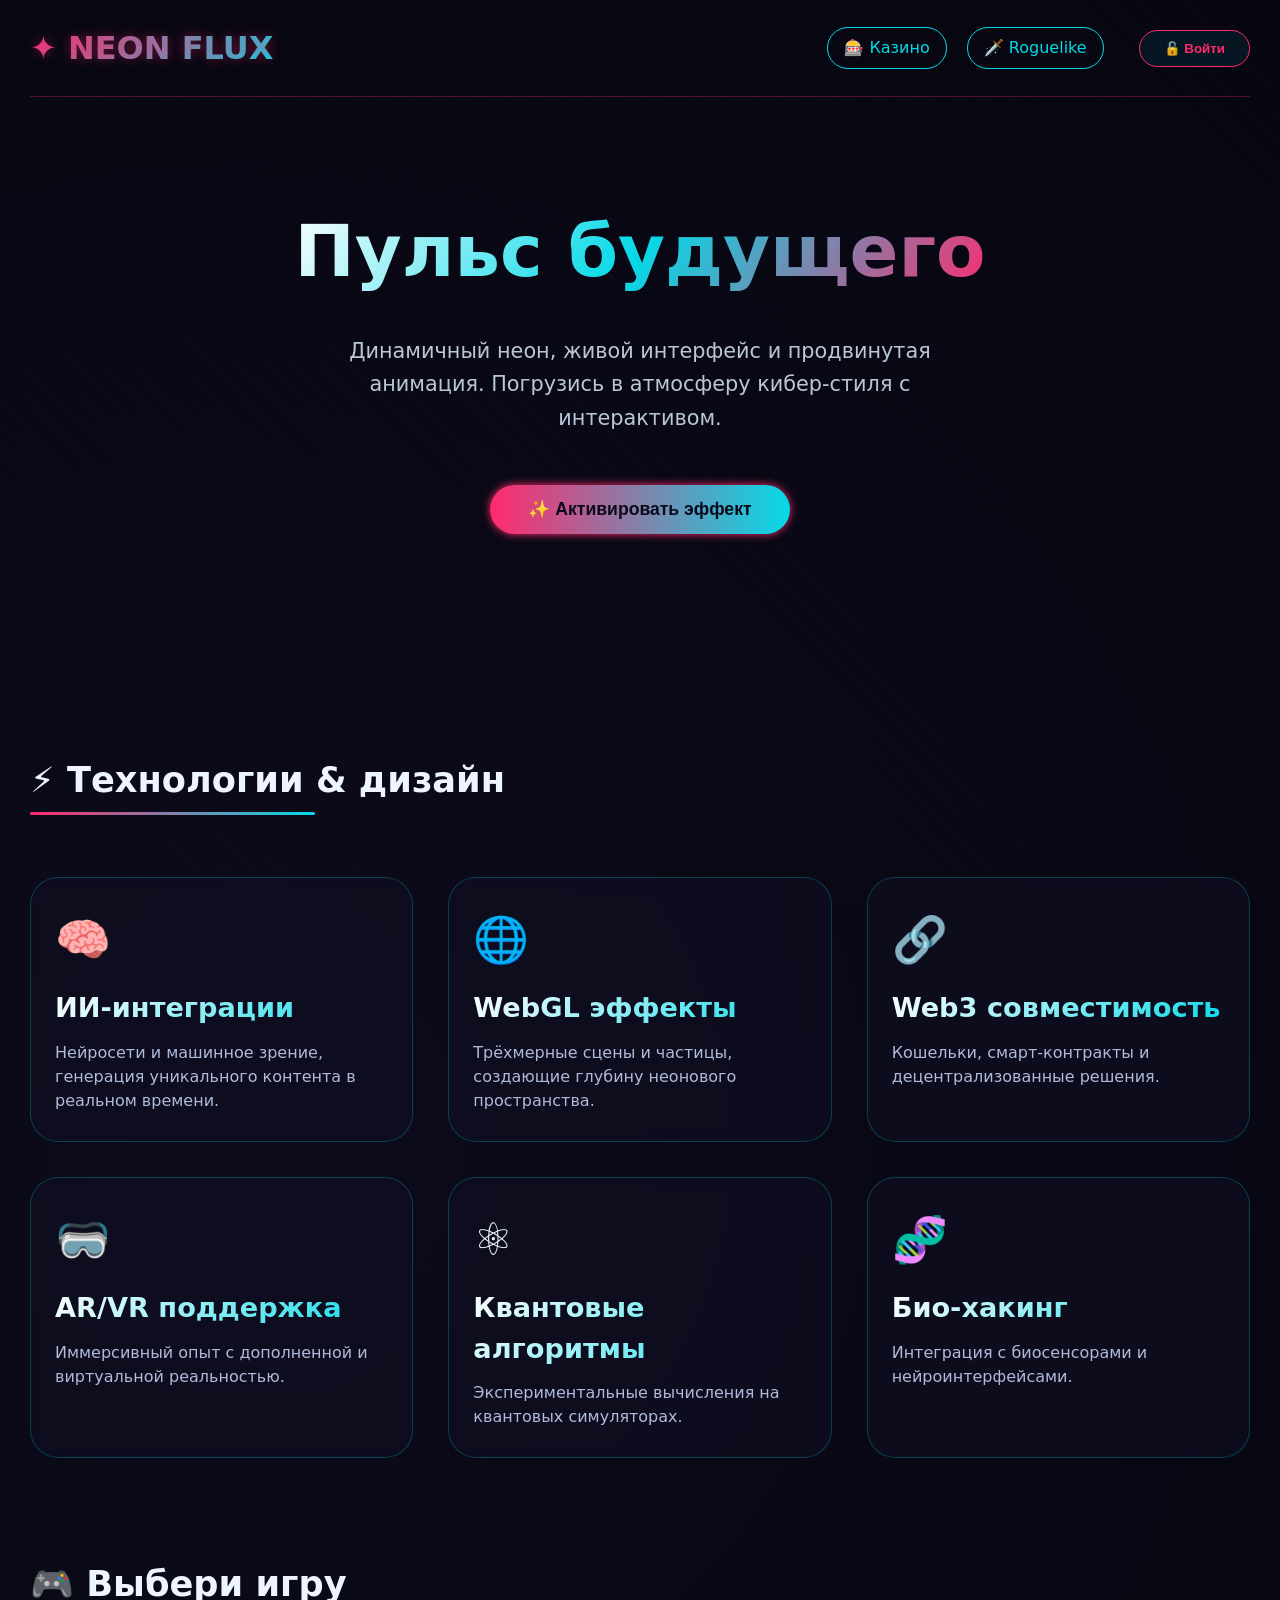
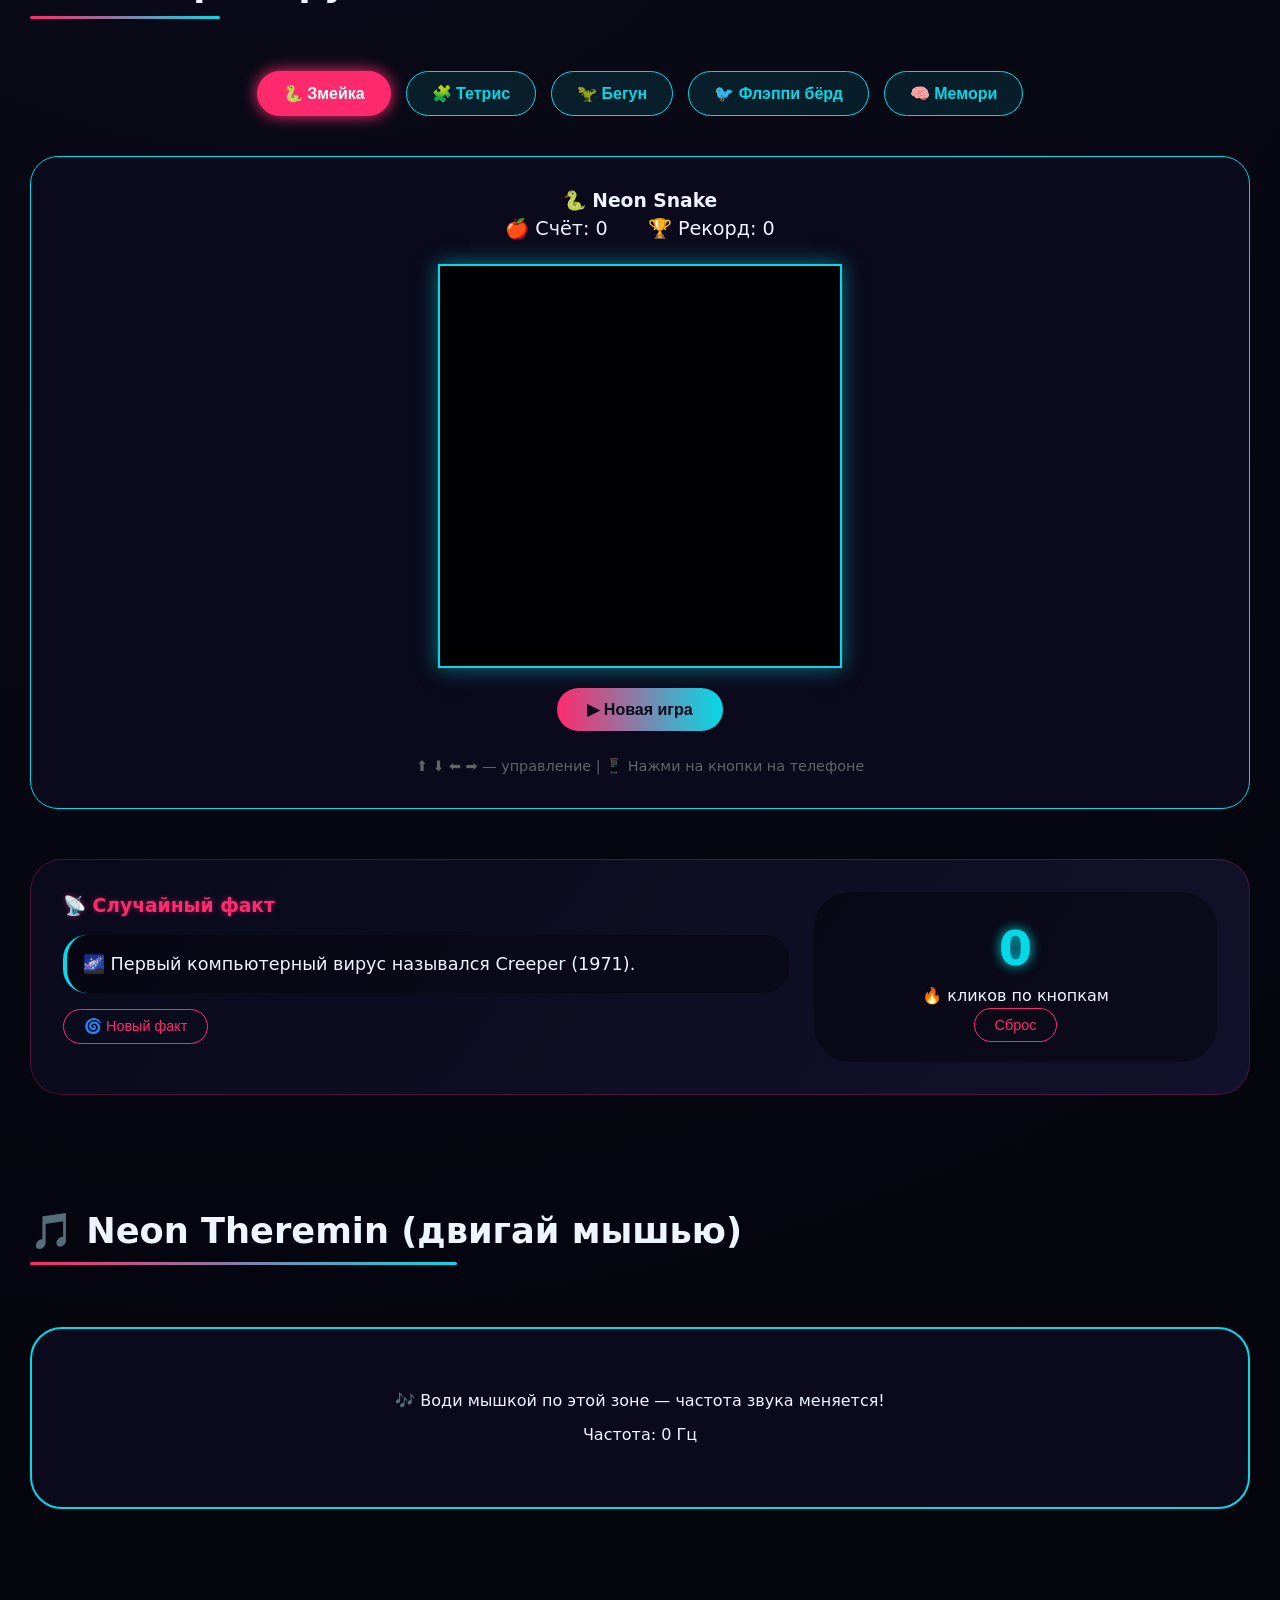
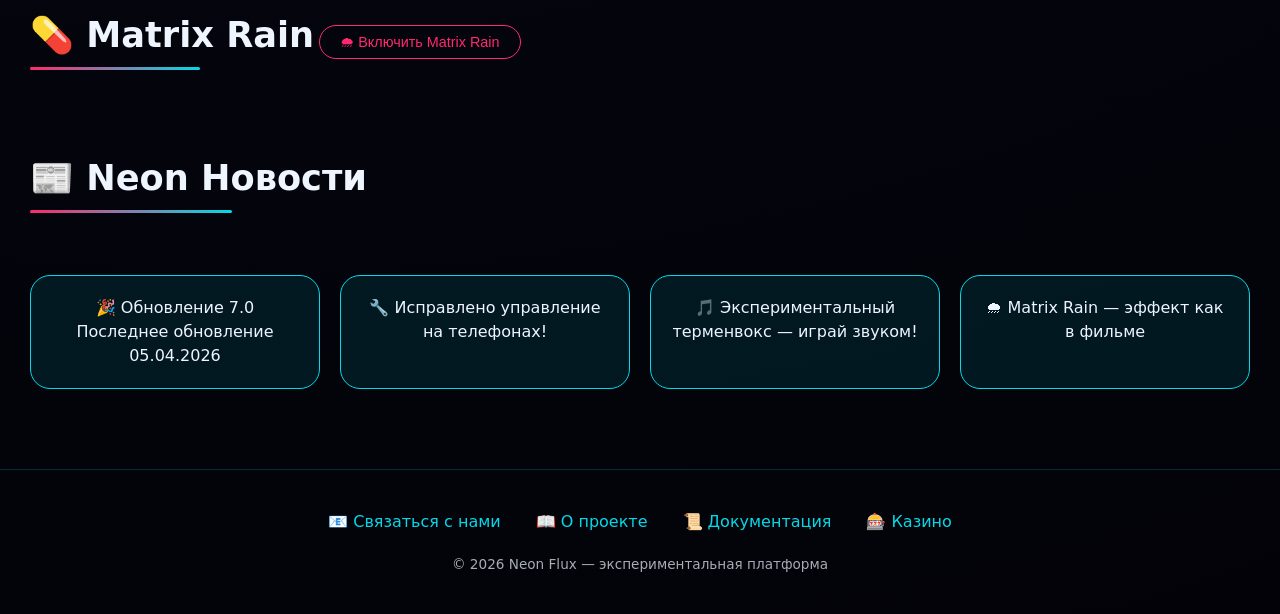
<file: index.html>
<!DOCTYPE html>
<html lang="ru">
<head>
    <meta charset="UTF-8">
    <meta name="viewport" content="width=device-width, initial-scale=1.0, user-scalable=no">
    <title>Neon Flux | Кибер-платформа</title>
    <link rel="stylesheet" href="css/style.css">
</head>
<body>

<div class="container">
    <header class="neo-header">
    <div class="logo">✦ NEON FLUX</div>
    
    <!-- Десктопное меню -->
    <div class="desktop-menu">
        <a href="casino.html" class="nav-link">🎰 Казино</a>
        <a href="game.html" class="nav-link">🗡️ Roguelike</a>
        <a class="nav-link" id="adminFooterBtn" style="display:none; cursor: pointer;">👑 Админ-панель</a>
        <div class="header-right">
            <span id="userDisplay" class="user-greeting"></span>
            <button id="loginBtn" class="btn-neon btn-pink">🔓 Войти</button>
            <button id="logoutBtn" class="btn-neon" style="display:none;">🚪 Выйти</button>
        </div>
    </div>
    
    <!-- Мобильное меню (бургер) -->
    <div class="mobile-menu-container">
        <div class="burger-menu" id="burgerMenu">
            <span></span>
            <span></span>
            <span></span>
        </div>
        <div class="mobile-nav" id="mobileNav">
            <div class="mobile-nav-header">
                <div class="logo-small">✦ NEON FLUX</div>
                <button class="close-menu" id="closeMenu">&times;</button>
            </div>
            <div class="mobile-user-info" id="mobileUserInfo">
                <span id="mobileUserDisplay"></span>
                <button id="mobileLoginBtn" class="btn-neon btn-pink">🔓 Войти</button>
                <button id="mobileLogoutBtn" class="btn-neon" style="display:none;">🚪 Выйти</button>
            </div>
            <div class="mobile-nav-links">
                <a href="casino.html" class="mobile-nav-link">🎰 Казино</a>
                <a href="game.html" class="mobile-nav-link">🗡️ Roguelike</a>
                <a class="mobile-nav-link" id="adminFooterBtn" style="display:none; cursor: pointer;">👑 Админ-панель</a>
            </div>
            <div class="mobile-nav-footer">
                <p>© 2026 Neon Flux</p>
            </div>
        </div>
    </div>
</header>

    <section class="hero">
        <h1>Пульс будущего</h1>
        <p>Динамичный неон, живой интерфейс и продвинутая анимация. Погрузись в атмосферу кибер-стиля с интерактивом.</p>
        <button id="magicGlowBtn" class="glow-btn">✨ Активировать эффект</button>
    </section>

    <!-- Статистика пользователя -->
    <div id="userStatsPanel" class="stats-panel hidden">
        <h3>👤 Ваша статистика</h3>
        <p>🎮 Игр сыграно: <span id="userGamesPlayed">0</span></p>
        <p>🏆 Лучшие результаты:</p>
        <ul style="margin-left: 20px; margin-top: 10px;">
            <li>🐍 Змейка: <span id="userSnakeScore">0</span></li>
            <li>🧩 Тетрис: <span id="userTetrisScore">0</span></li>
            <li>🦖 Runner: <span id="userDinoScore">0</span></li>
            <li>🐦 Флэппи бёрд: <span id="userFlappyScore">0</span></li>
            <li>🧠 Мемори: <span id="userMemoryScore">0</span></li>
        </ul>
        <p>📅 Зарегистрирован: <span id="userRegDate">—</span></p>
    </div>

    <!-- Технологии -->
    <h2 class="section-title">⚡ Технологии & дизайн</h2>
    <div class="cards-grid-2">
        <div class="card-2" data-tech="AI">
            <div class="card-icon-2">🧠</div>
            <h3>ИИ-интеграции</h3>
            <p>Нейросети и машинное зрение, генерация уникального контента в реальном времени.</p>
        </div>
        <div class="card-2" data-tech="3D">
            <div class="card-icon-2">🌐</div>
            <h3>WebGL эффекты</h3>
            <p>Трёхмерные сцены и частицы, создающие глубину неонового пространства.</p>
        </div>
        <div class="card-2" data-tech="web3">
            <div class="card-icon-2">🔗</div>
            <h3>Web3 совместимость</h3>
            <p>Кошельки, смарт-контракты и децентрализованные решения.</p>
        </div>
        <div class="card-2" data-tech="XR">
            <div class="card-icon-2">🥽</div>
            <h3>AR/VR поддержка</h3>
            <p>Иммерсивный опыт с дополненной и виртуальной реальностью.</p>
        </div>
        <div class="card-2" data-tech="quantum">
            <div class="card-icon-2">⚛️</div>
            <h3>Квантовые алгоритмы</h3>
            <p>Экспериментальные вычисления на квантовых симуляторах.</p>
        </div>
        <div class="card-2" data-tech="bio">
            <div class="card-icon-2">🧬</div>
            <h3>Био-хакинг</h3>
            <p>Интеграция с биосенсорами и нейроинтерфейсами.</p>
        </div>
    </div>

     <h2 class="section-title">🎮 Выбери игру</h2>
    <div class="game-selector">
        <button class="game-select-btn active" data-game="snake">🐍 Змейка</button>
        <button class="game-select-btn" data-game="tetris">🧩 Тетрис</button>
        <button class="game-select-btn" data-game="dino">🦖 Бегун</button>
        <button class="game-select-btn" data-game="flappy">🐦 Флэппи бёрд</button>
        <button class="game-select-btn" data-game="memory">🧠 Мемори</button>
    </div>

     <!-- КОНТЕЙНЕРЫ ДЛЯ ИГР -->
    <!-- Змейка -->
<div id="gameSnake" class="game-container active">
    <h3>🐍 Neon Snake</h3>
    <div class="game-info">
        <div>🍎 Счёт: <span id="snakeScore">0</span></div>
        <div>🏆 Рекорд: <span id="snakeHighScore">0</span></div>
    </div>
    <canvas id="snakeCanvas" width="400" height="400"></canvas>
    <button class="game-start-btn" data-game="snake">▶ Новая игра</button>
    
    <!-- Сенсорное управление для змейки -->
    <div class="touch-controls snake-controls">
        <div class="control-row">
            <button class="control-btn" data-dir="up">⬆️</button>
        </div>
        <div class="control-row">
            <button class="control-btn" data-dir="left">⬅️</button>
            <button class="control-btn" data-dir="down">⬇️</button>
            <button class="control-btn" data-dir="right">➡️</button>
        </div>
    </div>
    <p class="game-hint">⬆️ ⬇️ ⬅️ ➡️ — управление | 📱 Нажми на кнопки на телефоне</p>
</div>

    <!-- Тетрис -->
<div id="gameTetris" class="game-container hidden">
    <h3>🧩 Neon Tetris</h3>
    <div class="tetris-layout">
        <canvas id="tetrisCanvas" width="300" height="600"></canvas>
        <div class="tetris-info">
            <div>📊 Счёт: <span id="tetrisScore">0</span></div>
            <div>🏆 Рекорд: <span id="tetrisHighScore">0</span></div>
            <div>📦 Уровень: <span id="tetrisLevel">1</span></div>
            <div>⏹️ Линии: <span id="tetrisLines">0</span></div>
            <button class="game-start-btn" data-game="tetris">▶ Новая игра</button>
            
            <!-- Сенсорное управление для тетриса -->
            <div class="touch-controls tetris-controls">
                <div class="control-row">
                    <button class="control-btn tetris-btn" data-action="left">⬅️</button>
                    <button class="control-btn tetris-btn" data-action="right">➡️</button>
                </div>
                <div class="control-row">
                    <button class="control-btn tetris-btn" data-action="rotate">🔄</button>
                    <button class="control-btn tetris-btn" data-action="down">⬇️</button>
                    <button class="control-btn tetris-btn" data-action="harddrop">💥</button>
                </div>
            </div>
            
            <div class="tetris-controls">
                <p>⬅️ ➡️ — движение</p>
                <p>🔄 — поворот</p>
                <p>⬇️ — ускорение</p>
                <p>💥 — сброс вниз</p>
                <p style="color:#ffd700;">📱 Нажми на кнопки на телефоне</p>
            </div>
        </div>
    </div>
</div>

    <!-- Динозаврик -->
    <div id="gameDino" class="game-container hidden">
        <h3>🦖 Бегун</h3>
        <div class="game-info">
            <div>🏃 Счёт: <span id="dinoScore">0</span></div>
            <div>🏆 Рекорд: <span id="dinoHighScore">0</span></div>
        </div>
        <canvas id="dinoCanvas" width="800" height="200"></canvas>
        <p><button class="game-start-btn" data-game="dino">▶ Новая игра</button></p>
        <p class="game-hint">␣ или ⬆️ — прыжок</p>
    </div>

    <!-- Флэппи бёрд -->
    <div id="gameFlappy" class="game-container hidden">
        <h3>🐦 Neon Flappy Bird</h3>
        <div class="game-info">
            <div>🐤 Счёт: <span id="flappyScore">0</span></div>
            <div>🏆 Рекорд: <span id="flappyHighScore">0</span></div>
        </div>
        <canvas id="flappyCanvas" width="400" height="500"></canvas>
        <p><button class="game-start-btn" data-game="flappy">▶ Новая игра</button></p>
        <p class="game-hint">␣ или клик мышью — взмах крыльями</p>
    </div>

    <!-- Мемори -->
    <div id="gameMemory" class="game-container hidden">
        <h3>🧠 Neon Memory</h3>
        <div class="game-info">
            <div>🎯 Пары: <span id="memoryPairs">0</span>/8</div>
            <div>🏆 Лучшее время: <span id="memoryBestTime">—</span></div>
        </div>
        <div id="memoryBoard" class="memory-board"></div>
        <button class="game-start-btn" data-game="memory">▶ Новая игра</button>
        <p class="game-hint">Нажми на карточки, чтобы найти пары</p>
    </div>

    <!-- Динамический блок: генератор фактов + счетчик кликов -->
    <div class="dynamic-box">
        <div class="fact-area">
            <h3>📡 Случайный факт</h3>
            <div class="fact-text" id="randomFact">Нажмите "Новый факт" чтобы узнать нечто удивительное...</div>
            <button id="newFactBtn" class="tiny-btn" style="margin-top: 16px;">🌀 Новый факт</button>
        </div>
        <div class="click-counter">
            <div class="counter-number" id="clickCountDisplay">0</div>
            <div>🔥 кликов по кнопкам</div>
            <button id="resetCounterBtn" class="tiny-btn">Сброс</button>
        </div>
    </div>

    <!-- Уникальная фишка: Терменвокс (звук при движении мыши) -->
    <h2 class="section-title">🎵 Neon Theremin (двигай мышью)</h2>
    <div id="thereminZone" class="theremin-zone">
        <p>🎶 Води мышкой по этой зоне — частота звука меняется!</p>
        <p>Частота: <span id="freqValue">0</span> Гц</p>
    </div>

    <!-- Уникальная фишка: Матрица кода (дождь из символов) -->
    <h2 class="section-title">💊 Matrix Rain</h2>
    <button id="toggleMatrixBtn" class="tiny-btn">🌧 Включить Matrix Rain</button>
    <canvas id="matrixCanvas" class="matrix-canvas hidden"></canvas>

    <!-- Админ-панель (Не трогайте)-->
<div id="adminPanel" class="admin-panel hidden">
    <h2>👑 Админ-панель</h2>
    <div class="admin-tabs">
        <button id="adminUsersTab" class="tiny-btn active">👥 Пользователи</button>
        <button id="adminContentTab" class="tiny-btn">📝 Управление контентом</button>
        <button id="adminCasinoTab" class="tiny-btn">🎰 Казино</button>
    </div>
    <div id="adminUsersList" class="admin-section">
        <h3>Зарегистрированные пользователи</h3>
        <div id="usersListContainer"></div>
        <button id="clearAllUsersBtn" class="danger-btn">⚠️ Удалить всех пользователей</button>
    </div>
    <div id="adminContentEditor" class="admin-section hidden">
        <h3>Редактировать приветственный текст</h3>
        <textarea id="adminHeroText" rows="3" style="width:100%"></textarea>
        <button id="saveHeroTextBtn" class="tiny-btn">💾 Сохранить</button>
        <h3 style="margin-top:20px">Управление фактами</h3>
        <div id="factsListAdmin"></div>
        <input type="text" id="newFactInput" placeholder="Новый факт">
        <button id="addFactBtn" class="tiny-btn">➕ Добавить факт</button>
    </div>
    <div id="adminCasinoPanel" class="admin-section hidden">
        <h3>🎰 Управление казино</h3>
        <div style="margin: 20px 0;">
            <label style="display: block; margin-bottom: 10px;">Выберите пользователя:</label>
            <select id="adminUserSelect" class="bet-input" style="width: 100%; margin-bottom: 15px;">
                <option value="">Выберите пользователя</option>
            </select>
            <label style="display: block; margin-bottom: 10px;">Сумма начисления:</label>
            <input type="number" id="adminBalanceAmount" class="bet-input" placeholder="Сумма" value="100" style="width: 100%; margin-bottom: 15px;">
            <button id="addBalanceBtn" class="glow-btn" style="width: 100%;">💰 Начислить очки</button>
        </div>
        <div style="margin-top: 30px;">
            <h4>📊 Статистика казино</h4>
            <div id="casinoStats" style="background: #010103; padding: 15px; border-radius: 20px; margin-top: 10px;">
                <p>Всего игроков: <span id="casinoTotalPlayers">0</span></p>
                <p>Общий баланс: <span id="casinoTotalBalance">0</span></p>
                <p>Средний баланс: <span id="casinoAvgBalance">0</span></p>
            </div>
        </div>
        <div style="margin-top: 30px;">
            <h4>🏆 Топ игроков</h4>
            <div id="casinoTopPlayers" style="background: #010103; padding: 15px; border-radius: 20px; margin-top: 10px;"></div>
        </div>
        <div style="margin-top: 30px; text-align: center;">
            <a href="casino.html" target="_blank" class="nav-link" style="display: inline-block;">🎲 Перейти в казино</a>
        </div>
    </div>
</div>


    <!-- Новости/анонсы -->
    <div><h2 class="section-title">📰 Neon Новости</h2></div>
    <div class="news-grid" id="newsGrid">
        <div class="news-card"><p>🎉 Обновление 7.0<p>
<p>Последнее обновление 05.04.2026</p>
</div>
        <div class="news-card">🔧 Исправлено управление на телефонах!</div>
        <div class="news-card">🎵 Экспериментальный терменвокс — играй звуком!</div>
        <div class="news-card">🌧 Matrix Rain — эффект как в фильме</div>
    </div>
</div>

<footer>
    <div class="footer-links">
        <a class="footer-link" id="contactFooterBtn">📧 Связаться с нами</a>
        <a class="footer-link" id="aboutFooterBtn">📖 О проекте</a>
        <a class="footer-link" id="docsFooterBtn">📜 Документация</a>
        <a class="footer-link" href="casino.html">🎰 Казино</a>
        <a class="footer-link" id="adminFooterBtn" style="display:none;">👑 Админ-панель</a>
    </div>
    <p style="opacity: 0.7; font-size: 0.85rem;">© 2026 Neon Flux — экспериментальная платформа</p>
</footer>

<!-- Модалка регистрации/авторизации -->
<div id="authModal" class="modal hidden">
    <div class="modal-content">
        <span class="close-modal" id="closeAuthModal">&times;</span>
        <h2 id="authModalTitle">🔐 Авторизация</h2>
        <input type="text" id="authUsername" placeholder="Имя пользователя">
        <input type="password" id="authPassword" placeholder="Пароль">
        <p id="authError" class="error-text"></p>
        <button id="authSubmitBtn" class="google-btn">Войти</button>
        <p><a href="#" id="switchAuthMode">Нет аккаунта? Зарегистрироваться</a></p>
    </div>
</div>

<!-- Модалка обратной связи -->
<div id="contactModal" class="modal hidden">
    <div class="modal-content">
        <span class="close-modal" id="closeContactModal">&times;</span>
        <h2>💬 Обратная связь</h2>
        <textarea id="messageInput" rows="3" placeholder="Ваше сообщение или идея..."></textarea>
        <button id="sendMsgBtn" class="btn-neon" style="width:100%; margin-top: 8px;">Отправить</button>
        <span class="logo">*пока не работает</span>
    </div>
</div>

<!-- Модалка "О проекте" -->
<div id="aboutModal" class="modal hidden">
    <div class="modal-content">
        <span class="close-modal" id="closeAboutModal">&times;</span>
        <h2>✨ О Neon Flux</h2>
        <p>Современный взгляд на веб-дизайн с акцентом на неоновую эстетику, микро-анимации и динамический контент. Сайт демонстрирует продвинутые JS-эффекты и полностью кастомизируемую атмосферу.</p>
        <p style="margin-top: 15px;">Версия 7.0 — игра в жанре RogueLike, игровой центр, терменвокс, matrix rain!</p>
    </div>
</div>
<script src="js/auth.js"></script>
<script src="js/script.js"></script>
</body>
</html>
</file>
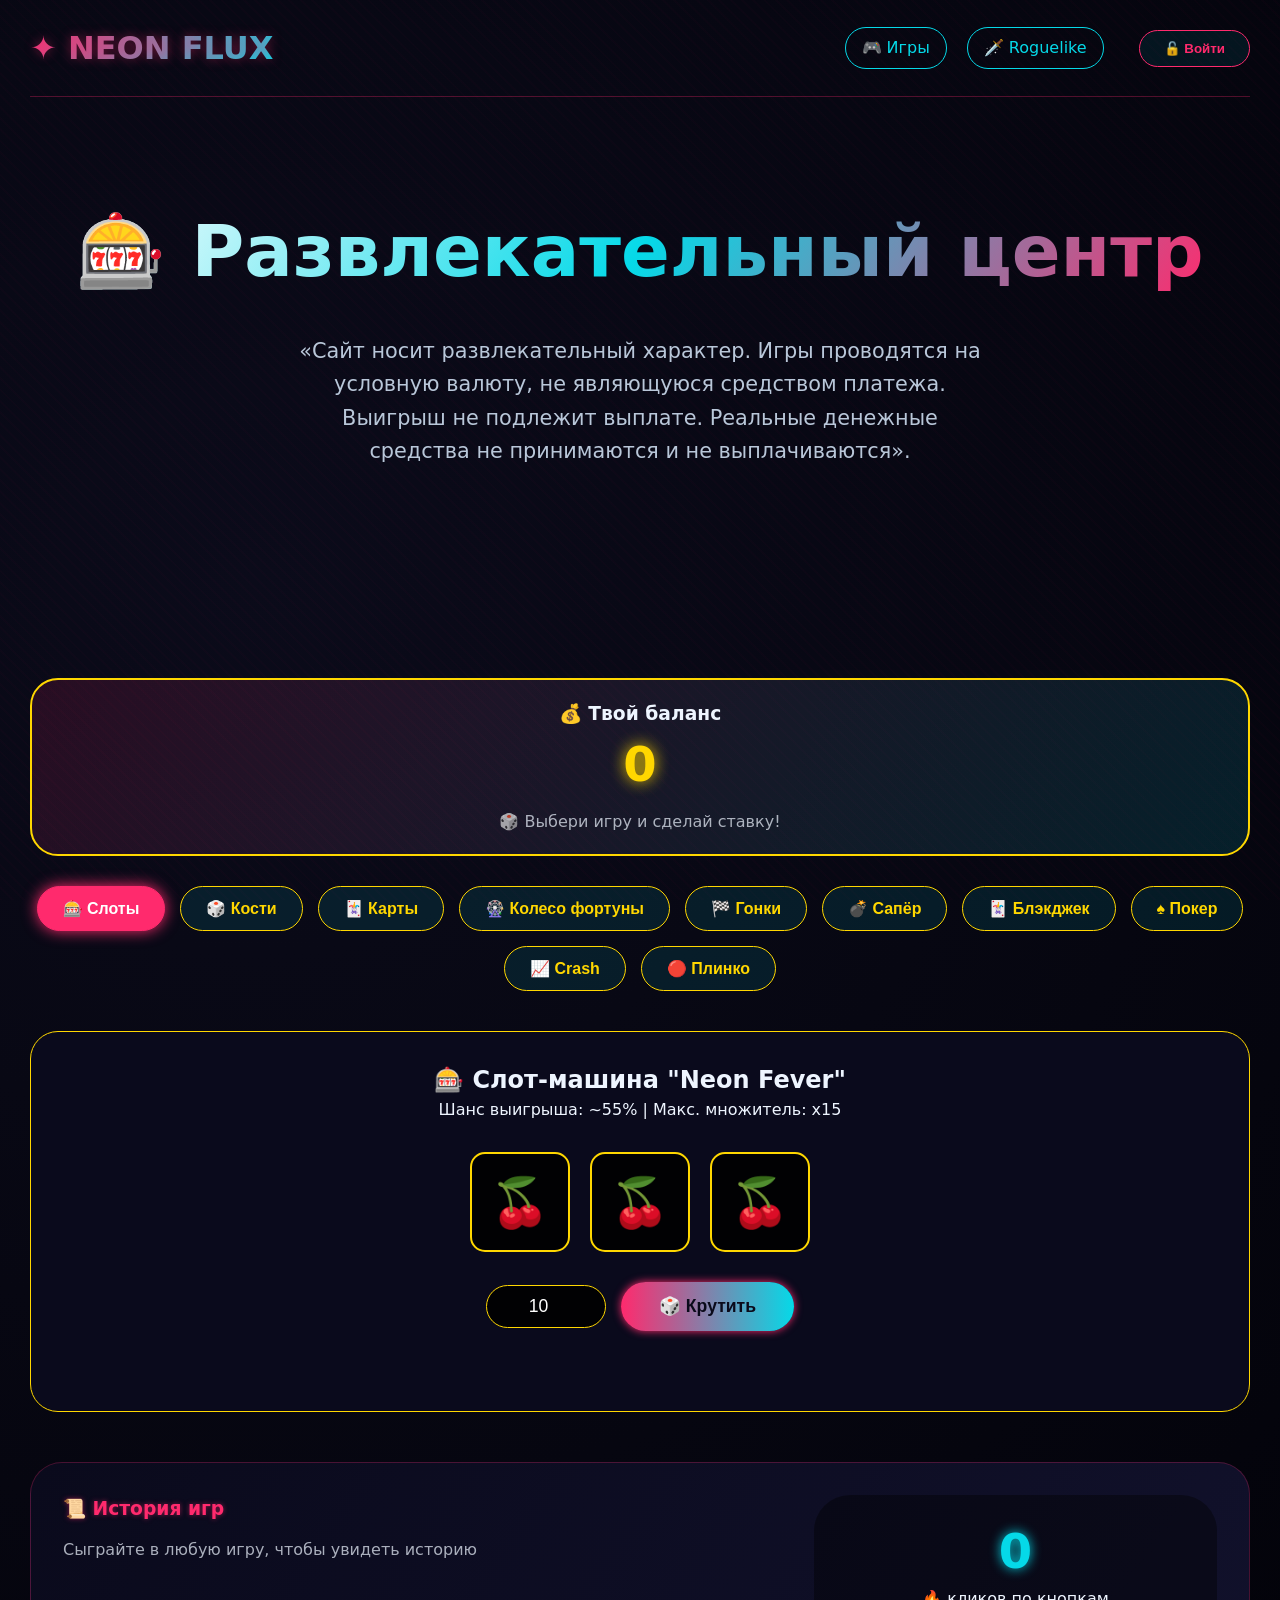
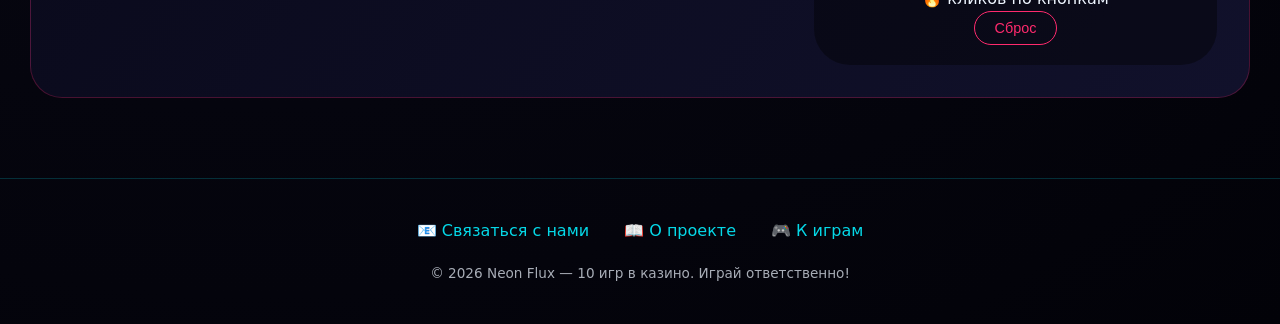
<file: casino.html>
<!DOCTYPE html>
<html lang="ru">
<head>
    <meta charset="UTF-8">
    <meta name="viewport" content="width=device-width, initial-scale=1.0, user-scalable=no">
    <title>Neon Flux</title>
    <link rel="stylesheet" href="css/style.css">
</head>
<body>

<div class="container">
    <header class="neo-header">
    <div class="logo">✦ NEON FLUX</div>
    
    <!-- Десктопное меню -->
    <div class="desktop-menu">
        <a href="index.html" class="nav-link">🎮 Игры</a>
        <a href="game.html" class="nav-link">🗡️ Roguelike</a>
        <div class="header-right">
            <span id="userDisplay" class="user-greeting"></span>
            <button id="loginBtn" class="btn-neon btn-pink">🔓 Войти</button>
            <button id="logoutBtn" class="btn-neon" style="display:none;">🚪 Выйти</button>
        </div>
    </div>
    
    <!-- Мобильное меню (бургер) -->
    <div class="mobile-menu-container">
        <div class="burger-menu" id="burgerMenu">
            <span></span>
            <span></span>
            <span></span>
        </div>
        <div class="mobile-nav" id="mobileNav">
            <div class="mobile-nav-header">
                <div class="logo-small">✦ NEON FLUX CASINO</div>
                <button class="close-menu" id="closeMenu">&times;</button>
            </div>
            <div class="mobile-user-info" id="mobileUserInfo">
                <span id="mobileUserDisplay"></span>
                <button id="mobileLoginBtn" class="btn-neon btn-pink">🔓 Войти</button>
                <button id="mobileLogoutBtn" class="btn-neon" style="display:none;">🚪 Выйти</button>
            </div>
            <div class="mobile-nav-links">
                <a href="index.html" class="mobile-nav-link">🎮 Главная</a>
                <a href="game.html" class="mobile-nav-link">🗡️ Roguelike</a>
            </div>
            <div class="mobile-nav-footer">
                <p>© 2026 Neon Flux</p>
            </div>
        </div>
    </div>
</header>

    <section class="hero">
        <h1><span>🎰</span> Развлекательный центр</h1>
        <p>«Сайт носит развлекательный характер. Игры проводятся на условную валюту, не являющуюся средством платежа. Выигрыш не подлежит выплате. Реальные денежные средства не принимаются и не выплачиваются».</p>
    </section>

    <!-- Баланс -->
    <div class="balance-card">
        <h3>💰 Твой баланс</h3>
        <div class="balance-amount" id="balanceAmount">0</div>
        <p style="margin-top: 10px; opacity: 0.7;">🎲 Выбери игру и сделай ставку!</p>
    </div>

    <!-- ВЫБОР ИГР КАЗИНО -->
    <div class="casino-game-selector">
        <button class="casino-game-btn active" data-game="slots">🎰 Слоты</button>
        <button class="casino-game-btn" data-game="dice">🎲 Кости</button>
        <button class="casino-game-btn" data-game="cards">🃏 Карты</button>
        <button class="casino-game-btn" data-game="wheel">🎡 Колесо фортуны</button>
        <button class="casino-game-btn" data-game="races">🏁 Гонки</button>
        <button class="casino-game-btn" data-game="mines">💣 Сапёр</button>
        <button class="casino-game-btn" data-game="blackjack">🃏 Блэкджек</button>
        <button class="casino-game-btn" data-game="poker">♠️ Покер</button>
        <button class="casino-game-btn" data-game="crash">📈 Crash</button>
        <button class="casino-game-btn" data-game="plinko">🔴 Плинко</button>
    </div>

    <!-- ИГРА 1: СЛОТЫ (УВЕЛИЧЕН ШАНС) -->
    <div id="gameSlots" class="casino-game-container active">
        <h2>🎰 Слот-машина "Neon Fever"</h2>
        <p>Шанс выигрыша: ~55% | Макс. множитель: x15</p>
        <div class="slot-machine">
            <div class="slot-reel" id="reel1">🍒</div>
            <div class="slot-reel" id="reel2">🍒</div>
            <div class="slot-reel" id="reel3">🍒</div>
        </div>
        <div class="bet-control">
            <input type="number" id="slotBet" class="bet-input" value="10" min="1">
            <button id="spinBtn" class="glow-btn">🎲 Крутить</button>
        </div>
        <div id="slotResult" class="result-message"></div>
    </div>

    <!-- ИГРА 2: КОСТИ -->
    <div id="gameDice" class="casino-game-container">
        <h2>🎲 Кости "Neon Dice"</h2>
        <p>Угадай число от 1 до 6 | Выигрыш: ставка ×5 | Шанс: 16.7%</p>
        <div class="bet-control">
            <input type="number" id="diceBet" class="bet-input" value="10" min="1">
            <select id="diceGuess" class="bet-input" style="width: auto;">
                <option value="1">🎲 1</option>
                <option value="2">🎲 2</option>
                <option value="3">🎲 3</option>
                <option value="4">🎲 4</option>
                <option value="5">🎲 5</option>
                <option value="6">🎲 6</option>
            </select>
            <button id="rollDiceBtn" class="glow-btn">🎲 Бросить</button>
        </div>
        <div id="diceResult" class="result-message"></div>
    </div>

    <!-- ИГРА 3: КАРТЫ (БОЛЬШЕ/МЕНЬШЕ) -->
    <div id="gameCards" class="casino-game-container">
        <h2>🃏 Neon Cards</h2>
        <p>Угадай, будет карта больше или меньше 7 | Выигрыш: ставка ×2</p>
        <div class="bet-control">
            <input type="number" id="cardBet" class="bet-input" value="10" min="1">
            <button id="higherBtn" class="btn-neon">⬆️ Больше 7</button>
            <button id="lowerBtn" class="btn-neon">⬇️ Меньше 7</button>
        </div>
        <div id="cardResult" class="result-message"></div>
    </div>

    <!-- ИГРА 4: КОЛЕСО ФОРТУНЫ -->
    <div id="gameWheel" class="casino-game-container">
        <h2>🎡 Колесо фортуны</h2>
        <p>Крути колесо и получай множитель от x0 до x10!</p>
        <div class="wheel" id="wheel">🎡</div>
        <div class="bet-control">
            <input type="number" id="wheelBet" class="bet-input" value="10" min="1">
            <button id="spinWheelBtn" class="glow-btn">🎡 Крутить</button>
        </div>
        <div id="wheelResult" class="result-message"></div>
    </div>

    <!-- ИГРА 5: ГОНКИ -->
    <div id="gameRaces" class="casino-game-container">
        <h2>🏁 Neon Races</h2>
        <p>Выбери машину и делай ставку! Шанс победы: 33.3% | Выигрыш: ставка ×3</p>
        <div class="race-track" id="raceTrack">
            <div class="racer" data-racer="0">
                <div>🏎️ Красный</div>
                <div class="racer-progress"><div class="racer-bar" id="racer0Bar"></div></div>
            </div>
            <div class="racer" data-racer="1">
                <div>🚗 Синий</div>
                <div class="racer-progress"><div class="racer-bar" id="racer1Bar"></div></div>
            </div>
            <div class="racer" data-racer="2">
                <div>🚙 Зелёный</div>
                <div class="racer-progress"><div class="racer-bar" id="racer2Bar"></div></div>
            </div>
        </div>
        <div class="bet-control">
            <input type="number" id="raceBet" class="bet-input" value="10" min="1">
            <select id="raceChoice" class="bet-input" style="width: auto;">
                <option value="0">🏎️ Красный</option>
                <option value="1">🚗 Синий</option>
                <option value="2">🚙 Зелёный</option>
            </select>
            <button id="startRaceBtn" class="glow-btn">🏁 Старт!</button>
        </div>
        <div id="raceResult" class="result-message"></div>
    </div>

    <!-- ИГРА 6: САПЁР (МИНЫ) -->
    <div id="gameMines" class="casino-game-container">
        <h2>💣 Neon Mines</h2>
        <p>Открой 3 безопасных ячейки из 9 и получи выигрыш! Шанс: ~29% | Выигрыш: ставка ×5</p>
        <div id="minesGrid" style="display: grid; grid-template-columns: repeat(3, 1fr); gap: 10px; max-width: 300px; margin: 20px auto;"></div>
        <div class="bet-control">
            <input type="number" id="minesBet" class="bet-input" value="10" min="1">
            <button id="playMinesBtn" class="glow-btn">💣 Начать</button>
        </div>
        <div id="minesResult" class="result-message"></div>
    </div>

    <!-- ИГРА 7: БЛЭКДЖЕК -->
    <div id="gameBlackjack" class="casino-game-container">
        <h2>🃏 Neon Blackjack</h2>
        <p>Набери 21 очко или больше, чем дилер! Выигрыш: ставка ×2</p>
        <div class="cards-area">
            <div>
                <h4>Ваши карты</h4>
                <div id="playerCards" style="font-size: 2rem;">🃟</div>
                <div>Очки: <span id="playerScore">0</span></div>
            </div>
            <div>
                <h4>Карты дилера</h4>
                <div id="dealerCards" style="font-size: 2rem;">🃟</div>
                <div>Очки: <span id="dealerScore">0</span></div>
            </div>
        </div>
        <div class="bet-control">
            <input type="number" id="bjBet" class="bet-input" value="10" min="1">
            <button id="hitBtn" class="btn-neon">🎴 Взять карту</button>
            <button id="standBtn" class="btn-neon">🛑 Хватит</button>
            <button id="newBjBtn" class="glow-btn">🃏 Новая игра</button>
        </div>
        <div id="bjResult" class="result-message"></div>
    </div>

    <!-- ИГРА 8: ПОКЕР (ПРОСТАЯ ВЕРСИЯ) -->
    <div id="gamePoker" class="casino-game-container">
        <h2>♠️ Neon Poker</h2>
        <p>Собери комбинацию из 5 карт! Выигрыш зависит от комбинации</p>
        <div id="pokerCards" style="display: flex; justify-content: center; gap: 15px; margin: 30px 0; font-size: 3rem;"></div>
        <div class="bet-control">
            <input type="number" id="pokerBet" class="bet-input" value="10" min="1">
            <button id="dealPokerBtn" class="glow-btn">♠️ Сдать карты</button>
        </div>
        <div id="pokerResult" class="result-message"></div>
    </div>

    <!-- ИГРА 9: CRASH -->
    <div id="gameCrash" class="casino-game-container">
        <h2>📈 Neon Crash</h2>
        <p>Множитель растёт, но может "крашнуться" в любой момент! Забери деньги вовремя</p>
        <div style="font-size: 4rem; margin: 20px;" id="crashMultiplier">1.00x</div>
        <div class="bet-control">
            <input type="number" id="crashBet" class="bet-input" value="10" min="1">
            <button id="startCrashBtn" class="glow-btn">📈 Старт</button>
            <button id="cashoutBtn" class="btn-neon" style="display: none;">💰 Забрать</button>
        </div>
        <div id="crashResult" class="result-message"></div>
    </div>

    <!-- ИГРА 10: ПЛИНКО -->
    <div id="gamePlinko" class="casino-game-container">
        <h2>🔴 Neon Plinko</h2>
        <p>Шарик падает и попадает в ячейки с множителями от x0.5 до x5</p>
        <div style="display: flex; justify-content: center; gap: 10px; margin: 30px 0; font-size: 1.5rem;">
            <span>0.5x</span><span>1x</span><span>2x</span><span>3x</span><span>5x</span><span>3x</span><span>2x</span><span>1x</span><span>0.5x</span>
        </div>
        <div class="bet-control">
            <input type="number" id="plinkoBet" class="bet-input" value="10" min="1">
            <button id="dropPlinkoBtn" class="glow-btn">🔴 Бросить шарик</button>
        </div>
        <div id="plinkoResult" class="result-message"></div>
    </div>

    <!-- История игр -->
    <div class="dynamic-box">
        <div class="fact-area">
            <h3>📜 История игр</h3>
            <div id="gameHistory" style="max-height: 200px; overflow-y: auto;">
                <p style="opacity: 0.7;">Сыграйте в любую игру, чтобы увидеть историю</p>
            </div>
        </div>
        <div class="click-counter">
            <div class="counter-number" id="clickCountDisplay">0</div>
            <div>🔥 кликов по кнопкам</div>
            <button id="resetCounterBtn" class="tiny-btn">Сброс</button>
        </div>
    </div>
</div>

<footer>
    <div class="footer-links">
        <a class="footer-link" id="contactFooterBtn">📧 Связаться с нами</a>
        <a class="footer-link" id="aboutFooterBtn">📖 О проекте</a>
        <a class="footer-link" id="backToGamesBtn">🎮 К играм</a>
    </div>
    <p style="opacity: 0.7; font-size: 0.85rem;">© 2026 Neon Flux — 10 игр в казино. Играй ответственно!</p>
</footer>

<!-- Модалки -->
<div id="authModal" class="modal hidden">
    <div class="modal-content">
        <span class="close-modal" id="closeAuthModal">&times;</span>
        <h2 id="authModalTitle">🔐 Авторизация</h2>
        <input type="text" id="authUsername" placeholder="Имя пользователя">
        <input type="password" id="authPassword" placeholder="Пароль">
        <p id="authError" class="error-text"></p>
        <button id="authSubmitBtn" class="google-btn">Войти</button>
        <p><a href="#" id="switchAuthMode">Нет аккаунта? Зарегистрироваться</a></p>
    </div>
</div>

<div id="contactModal" class="modal hidden">
    <div class="modal-content">
        <span class="close-modal" id="closeContactModal">&times;</span>
        <h2>💬 Обратная связь</h2>
        <textarea id="messageInput" rows="3" placeholder="Ваше сообщение или идея..."></textarea>
        <button id="sendMsgBtn" class="btn-neon" style="width:100%; margin-top: 8px;">Отправить</button>
    </div>
</div>

<div id="aboutModal" class="modal hidden">
    <div class="modal-content">
        <span class="close-modal" id="closeAboutModal">&times;</span>
        <h2>✨ О Neon Casino</h2>
        <p>10 увлекательных игр: Слоты, Кости, Карты, Колесо фортуны, Гонки, Сапёр, Блэкджек, Покер, Crash, Плинко!</p>
        <p style="margin-top: 15px;">🎰 Увеличенные шансы на выигрыш для твоего удовольствия!</p>
    </div>
</div>

<script src="js/auth.js"></script>
<script src="js/casino.js"></script>
</body>
</html>
</file>
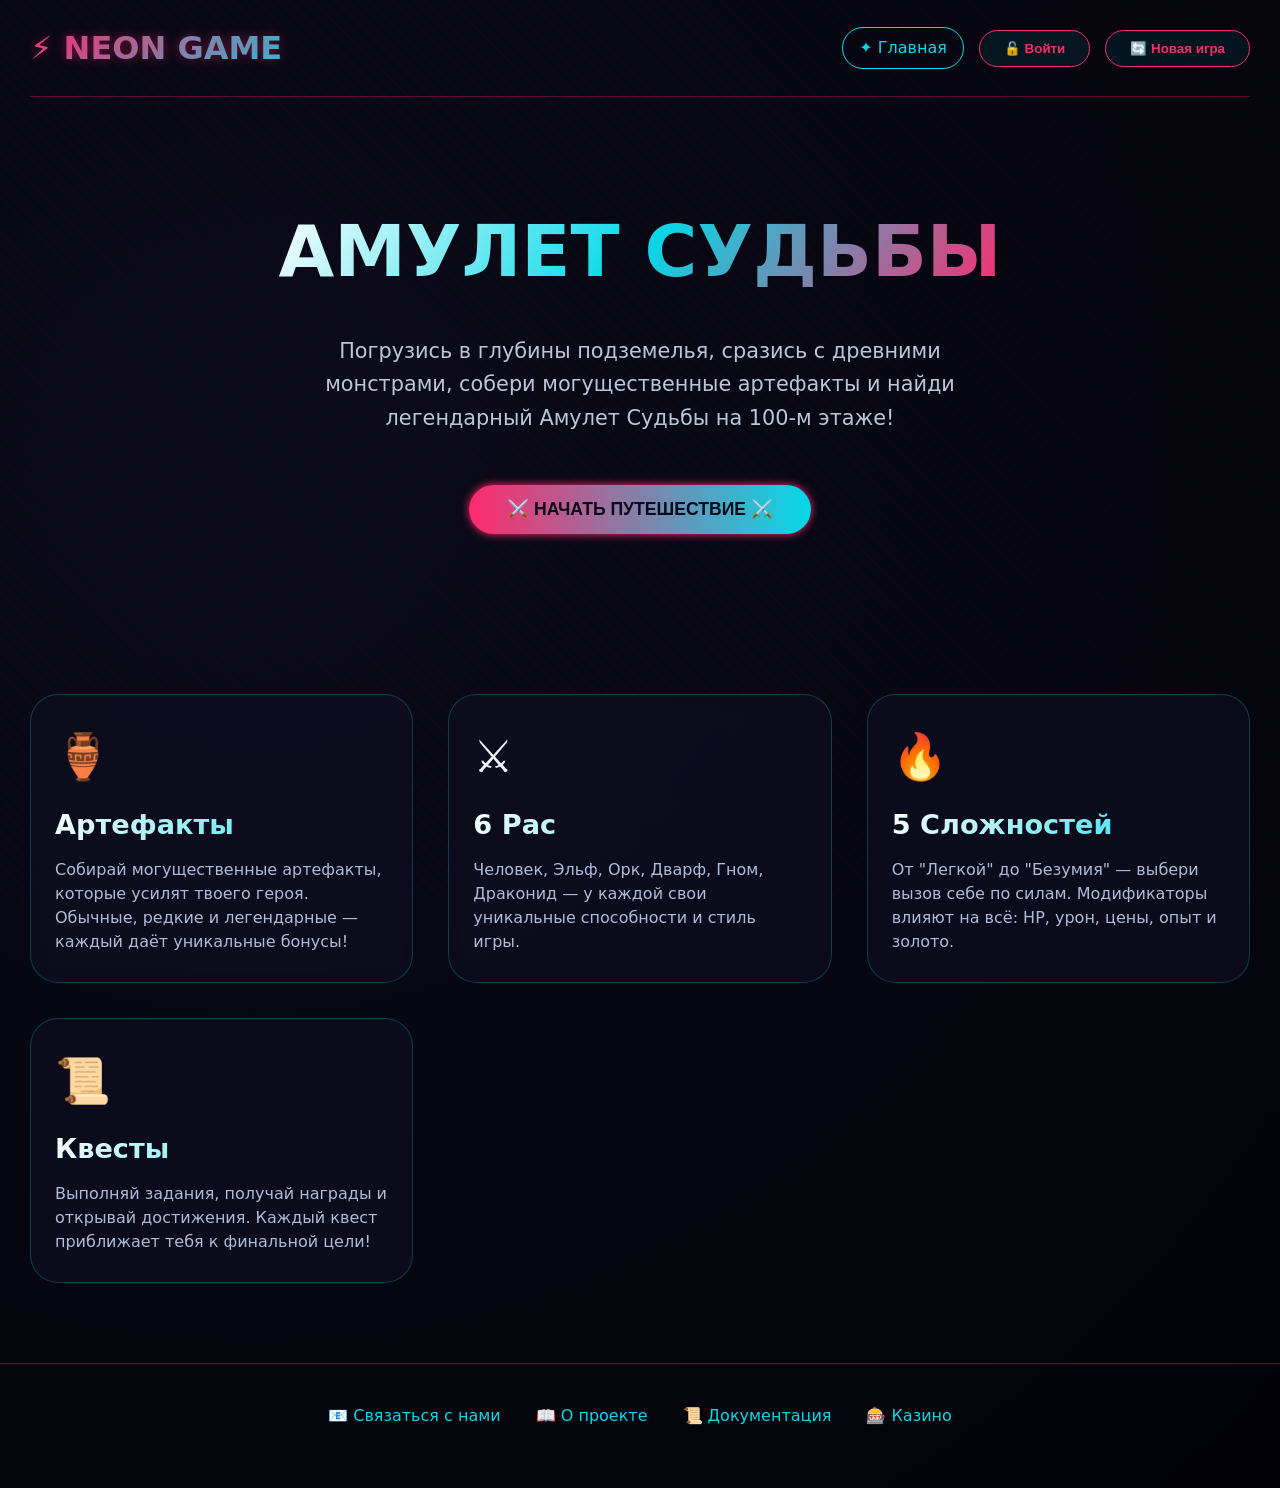
<file: game.html>
<!DOCTYPE html>
<html lang="ru">
<head>
    <meta charset="UTF-8">
    <meta name="viewport" content="width=device-width, initial-scale=1.0, user-scalable=no">
    <link rel="stylesheet" href="css/style.css">
    <title>NEON ROGUELIKE</title>
</head>
    <style>
        .roguelike-stats {
    background: rgba(255, 42, 109, 0.15);
    border: 1px solid #ff2a6d;
    border-radius: 20px;
    padding: 20px;
    margin: 20px 0;
    backdrop-filter: blur(5px);
}

.roguelike-stats h3 {
    color: #05d9e8;
    text-shadow: 0 0 10px #05d9e8;
    margin-bottom: 15px;
}

.stat-grid {
    display: grid;
    grid-template-columns: repeat(auto-fit, minmax(150px, 1fr));
    gap: 10px;
}

.neon-button {
    background: linear-gradient(135deg, #ff2a6d, #8a2be2);
    border: none;
    padding: 12px 24px;
    border-radius: 40px;
    color: white;
    font-weight: bold;
    cursor: pointer;
    transition: 0.2s;
    box-shadow: 0 0 10px #ff2a6d;
}

.neon-button:hover {
    transform: scale(1.05);
    box-shadow: 0 0 20px #ff2a6d, 0 0 10px #05d9e8;
}

.combat-log {
    background: #0a0a1c;
    border: 2px solid #ff2a6d;
    border-radius: 15px;
    padding: 15px;
    height: 200px;
    overflow-y: auto;
    font-family: 'Courier New', monospace;
    margin-top: 15px;
}

.combat-log .log-entry {
    margin-bottom: 5px;
    padding: 3px;
    border-left: 2px solid #05d9e8;
    padding-left: 8px;
}

.enemy-card {
    background: linear-gradient(135deg, #ff2a6d20, #8a2be220);
    border: 2px solid #ff2a6d;
    border-radius: 20px;
    padding: 15px;
    margin-bottom: 20px;
    text-align: center;
}

.enemy-name {
    font-size: 24px;
    font-weight: bold;
    color: #ff2a6d;
    text-shadow: 0 0 10px #ff2a6d;
    margin-bottom: 10px;
}

.enemy-hp-bar {
    background: #333;
    border-radius: 10px;
    height: 20px;
    overflow: hidden;
    margin: 10px 0;
}

.enemy-hp-fill {
    background: linear-gradient(90deg, #ff2a6d, #ff6a9d);
    height: 100%;
    transition: width 0.3s ease;
    display: flex;
    align-items: center;
    justify-content: center;
    color: white;
}

.action-grid {
    display: grid;
    grid-template-columns: repeat(2, 1fr);
    gap: 10px;
    margin-top: 15px;
}

.modal-item {
    background: #2d1b4e;
    padding: 10px;
    margin: 8px 0;
    border-radius: 8px;
    cursor: pointer;
    transition: all 0.2s;
    border: 1px solid #ff2a6d;
    color: #05d9e8;
}

.modal-item:hover {
    background: #ff2a6d;
    color: white;
    transform: translateX(5px);
    box-shadow: 0 0 15px #ff2a6d;
}

.choice-buttons {
    display: flex;
    gap: 10px;
    margin-top: 15px;
}

.choice-btn {
    flex: 1;
    padding: 10px;
    background: linear-gradient(135deg, #ff2a6d, #8a2be2);
    border: none;
    border-radius: 40px;
    color: white;
    cursor: pointer;
    font-weight: bold;
    transition: 0.2s;
}

.choice-btn:hover {
    transform: scale(1.02);
    box-shadow: 0 0 15px #ff2a6d;
}

.floor-indicator {
    font-size: 18px;
    text-align: center;
    padding: 10px;
    background: rgba(255, 42, 109, 0.2);
    border-radius: 15px;
    margin-bottom: 15px;
    border: 1px solid #05d9e8;
}

.floor-number {
    color: #ffd700;
    font-size: 24px;
    font-weight: bold;
    text-shadow: 0 0 10px #ffd700;
}

.modal-button {
    color: #05d9e8;
    cursor: pointer;
    margin-top: 15px;
    width: 60px;
}
.modal-button:hover {
    color: #ff2a6d;
}

/* Защита от двойного нажатия */
button:disabled, .choice-btn:disabled, .neon-button:disabled {
    opacity: 0.5;
    cursor: not-allowed;
    transform: none !important;
    pointer-events: none;
}

/* Анимация нажатия */
button:active, .choice-btn:active, .neon-button:active {
    transform: scale(0.98);
    transition: transform 0.05s;
}
    </style>
<body>
    <div class="container">
        <header class="neo-header">
            <div class="logo">⚡ NEON GAME</div>
            <div class="header-right">
                <span id="userDisplay" class="user-greeting"></span>
                <a href="index.html" class="nav-link">✦ Главная</a>
                <button id="loginBtn" class="btn-neon btn-pink">🔓 Войти</button>
            <button id="logoutBtn" class="btn-neon" style="display:none;">🚪 Выйти</button>
                <button class="btn-neon btn-pink" onclick="newGame()">🔄 Новая игра</button>
            </div>

              <div class="mobile-menu-container">
        <div class="burger-menu" id="burgerMenu">
            <span></span>
            <span></span>
            <span></span>
        </div>
        <div class="mobile-nav" id="mobileNav">
            <div class="mobile-nav-header">
                <div class="logo-small">⚡ NEON ROGUELIKE</div>
                <button class="close-menu" id="closeMenu">&times;</button>
            </div>
            <div class="mobile-user-info" id="mobileUserInfo">
                <span id="mobileUserDisplay"></span>
                <button id="mobileLoginBtn" class="btn-neon btn-pink">🔓 Войти</button>
                <button id="mobileLogoutBtn" class="btn-neon" style="display:none;">🚪 Выйти</button>
            </div>
            <div class="mobile-nav-links">
                <a href="index.html" class="mobile-nav-link">🎮 Главная</a>
                <a href="casino.html" class="mobile-nav-link">🎰 Казино</a>
            </div>
            <div class="mobile-nav-footer">
                <p>© 2026 Neon Flux</p>
            </div>
        </div>
        </div>
       </header>     
    
        <div class="hero">
            <h1>АМУЛЕТ СУДЬБЫ</h1>
            <p>Погрузись в глубины подземелья, сразись с древними монстрами, собери могущественные артефакты и найди легендарный Амулет Судьбы на 100-м этаже!</p>
            <button class="glow-btn" onclick="showNewGameMenu()">⚔️ НАЧАТЬ ПУТЕШЕСТВИЕ ⚔️</button>
        </div>

        <!-- Основной игровой контент -->
        <div id="initialPanel">
            <div class="cards-grid-2">
                <div class="card-2">
                    <div class="card-icon-2">🏺</div>
                    <h3>Артефакты</h3>
                    <p>Собирай могущественные артефакты, которые усилят твоего героя. Обычные, редкие и легендарные — каждый даёт уникальные бонусы!</p>
                </div>
                <div class="card-2">
                    <div class="card-icon-2">⚔️</div>
                    <h3>6 Рас</h3>
                    <p>Человек, Эльф, Орк, Дварф, Гном, Драконид — у каждой свои уникальные способности и стиль игры.</p>
                </div>
                <div class="card-2">
                    <div class="card-icon-2">🔥</div>
                    <h3>5 Сложностей</h3>
                    <p>От "Легкой" до "Безумия" — выбери вызов себе по силам. Модификаторы влияют на всё: HP, урон, цены, опыт и золото.</p>
                </div>
                <div class="card-2">
                    <div class="card-icon-2">📜</div>
                    <h3>Квесты</h3>
                    <p>Выполняй задания, получай награды и открывай достижения. Каждый квест приближает тебя к финальной цели!</p>
                </div>
            </div>
        </div>

        <!-- Панель статуса персонажа -->
<div class="roguelike-stats" id="statsPanel" style="display: none;">
    <h3>📊 СТАТУС ПЕРСОНАЖА</h3>
    <div class="stat-grid">
        <div class="stat-item">
            <div class="stat-label">Имя</div>
            <div class="stat-value" id="playerName">—</div>
        </div>
        <div class="stat-item">
            <div class="stat-label">Сложность</div>
            <div class="stat-value" id="playerDifficult">—</div>
        </div>
        <div class="stat-item">
            <div class="stat-label">Раса</div>
            <div class="stat-value" id="playerRace">—</div>
        </div>
        <div class="stat-item">
            <div class="stat-label">Уровень</div>
            <div class="stat-value" id="playerLevel">1</div>
        </div>
        <div class="stat-item">
            <div class="stat-label">❤️ HP</div>
            <div class="stat-value" id="playerHp">—/—</div>
        </div>
        <div class="stat-item">
            <div class="stat-label">💪 Сила</div>
            <div class="stat-value" id="playerStrength">—</div>
        </div>
        <div class="stat-item">
            <div class="stat-label">🏃 Ловкость</div>
            <div class="stat-value" id="playerAgility">—</div>
        </div>
        <div class="stat-item">
            <div class="stat-label">🍀 Удача</div>
            <div class="stat-value" id="playerLuck">—</div>
        </div>
        <div class="stat-item">
            <div class="stat-label">💰 Монеты</div>
            <div class="stat-value" id="playerGold">0</div>
        </div>
        <div class="stat-item">
            <div class="stat-label">⚔️ Оружие</div>
            <div class="stat-value" id="playerWeapon">Нет</div>
        </div>
        <div class="stat-item">
            <div class="stat-label">🛡️ Броня</div>
            <div class="stat-value" id="playerArmor">Нет</div>
        </div>
        <div class="stat-item">
            <div class="stat-label">📊 Этаж</div>
            <div class="stat-value" id="currentFloor">0</div>
        </div>
    </div>
    <div class="action-grid" style="margin-top: 15px;">
        <button class="neon-button" onclick="showStatusModal()">📊 Статус</button>
        <button class="neon-button" onclick="showInventoryModal()">🎒 Инвентарь</button>
        <button class="neon-button" onclick="showQuestsModal()">📜 Квесты</button>
        <button class="neon-button" onclick="showArtifactsModal()">🏺 Артефакты</button>
        <button class="neon-button" onclick="manualSave()">💾 Сохранить</button>
        <button class="neon-button" onclick="forceContinue()">⚠️ Продолжить</button>
    </div>
    <div class="hp-bar" style="margin-top: 15px;">
        <center><div class="hp-fill" id="playerHpFill" style="width: 100%; background: linear-gradient(90deg, #44ff44, #88ff88);">100%</div></center>
    </div>
</div>

        <!-- Боевая панель -->
        <div id="combatPanel" style="display: none;">
            <div class="enemy-card">
                <div class="enemy-name" id="enemyName">Враг</div>
                <div class="enemy-hp-bar">
                    <div class="enemy-hp-fill" id="enemyHpFill" style="width: 100%">100%</div>
                </div>
                <div class="action-grid">
                    <button class="neon-button" onclick="combatAttack()">⚔️ Атаковать</button>
                    <button class="neon-button" onclick="useFood()">🍖 Использовать еду</button>
                    <button class="neon-button" onclick="useActiveSkill()">⚡ Активная способность</button>
                    <button class="neon-button" onclick="tryEscape()">🏃 Сбежать</button>
                </div>
            </div>
        </div>

        <div id="gameLog" class="combat-log" style="display: none;"></div>
    </div>

    <!-- Модальное окно -->
    <div id="modal" class="modal" style="display: none;">
        <div class="modal-content" id="modalContent"></div>
    </div>

   <footer>
    <div class="footer-links">
        <a class="footer-link" id="contactFooterBtn">📧 Связаться с нами</a>
        <a class="footer-link" id="aboutFooterBtn">📖 О проекте</a>
        <a class="footer-link" id="docsFooterBtn">📜 Документация</a>
        <a class="footer-link" href="casino.html">🎰 Казино</a>
    </div>
</footer>

<div id="authModal" class="modal hidden">
    <div class="modal-content">
        <span class="close-modal" id="closeAuthModal">&times;</span>
        <h2 id="authModalTitle">🔐 Авторизация</h2>
        <input type="text" id="authUsername" placeholder="Имя пользователя">
        <input type="password" id="authPassword" placeholder="Пароль">
        <p id="authError" class="error-text"></p>
        <button id="authSubmitBtn" class="google-btn">Войти</button>
        <p><a href="#" id="switchAuthMode">Нет аккаунта? Зарегистрироваться</a></p>
    </div>
</div>

<!-- Модалка обратной связи -->
<div id="contactModal" class="modal hidden">
    <div class="modal-content">
        <span class="close-modal" id="closeContactModal">&times;</span>
        <h2>💬 Обратная связь</h2>
        <textarea id="messageInput" rows="3" placeholder="Ваше сообщение или идея..."></textarea>
        <button id="sendMsgBtn" class="btn-neon" style="width:100%; margin-top: 8px;">Отправить</button>
        <span class="logo">*пока не работает</span>
    </div>
</div>

<!-- Модалка "О проекте" -->
<div id="aboutModal" class="modal hidden">
    <div class="modal-content">
        <span class="close-modal" id="closeAboutModal">&times;</span>
        <h2>✨ О Neon Flux</h2>
        <p>Современный взгляд на веб-дизайн с акцентом на неоновую эстетику, микро-анимации и динамический контент. Сайт демонстрирует продвинутые JS-эффекты и полностью кастомизируемую атмосферу.</p>
        <p style="margin-top: 15px;">Версия 3.0 — мини-игра, регистрация, админ-панель, терменвокс, matrix rain!</p>
    </div>
</div>

<script src="js/auth.js"></script>
<script src="js/game.js"></script>
</body>
</html>
</file>
<file: css/style.css>
* {
    margin: 0;
    padding: 0;
    box-sizing: border-box;
}

body {
    font-family: 'Segoe UI', 'Poppins', 'Inter', system-ui, sans-serif;
    background: #05050f;
    color: #eef5ff;
    line-height: 1.5;
    overflow-x: hidden;
    transition: background 0.4s ease;
}

::-webkit-scrollbar {
    width: 6px;
}

::-webkit-scrollbar-track {
    background: #0a0a1a;
}

::-webkit-scrollbar-thumb {
    background: #ff2a6d;
    border-radius: 10px;
}

body {
    background: radial-gradient(circle at 20% 30%, #0b0b1a, #020208);
    position: relative;
}

body::before {
    content: "";
    position: fixed;
    top: 0;
    left: 0;
    width: 100%;
    height: 100%;
    background: repeating-linear-gradient(45deg, rgba(255, 42, 109, 0.02) 0px, rgba(255, 42, 109, 0.02) 2px, transparent 2px, transparent 8px);
    pointer-events: none;
    z-index: 0;
}

.container {
    max-width: 1300px;
    margin: 0 auto;
    padding: 0 30px;
    position: relative;
    z-index: 2;
}

.neo-header {
    display: flex;
    justify-content: space-between;
    align-items: center;
    padding: 24px 0;
    border-bottom: 1px solid rgba(255, 42, 109, 0.3);
    flex-wrap: wrap;
    gap: 20px;
}

.header-right {
    display: flex;
    gap: 15px;
    align-items: center;
}

.user-greeting {
    color: #05d9e8;
    font-weight: 600;
    text-shadow: 0 0 5px #05d9e8;
}

.logo {
    font-size: 2rem;
    font-weight: 800;
    background: linear-gradient(135deg, #ff2a6d, #05d9e8);
    -webkit-background-clip: text;
    background-clip: text;
    color: transparent;
    text-shadow: 0 0 12px rgba(255, 42, 109, 0.4);
}

.btn-neon {
    background: rgba(5, 217, 232, 0.08);
    border: 1.5px solid #05d9e8;
    color: #05d9e8;
    padding: 10px 24px;
    font-weight: 600;
    border-radius: 40px;
    cursor: pointer;
    transition: 0.25s;
}

.btn-neon:hover {
    background: #05d9e8;
    color: #05050f;
    box-shadow: 0 0 18px #05d9e8;
    transform: scale(1.02);
}

.btn-pink {
    border-color: #ff2a6d;
    color: #ff2a6d;
}

.btn-pink:hover {
    background: #ff2a6d;
    color: white;
    box-shadow: 0 0 18px #ff2a6d;
}

/* HERO СЕКЦИЯ */
.hero {
    display: flex;
    flex-direction: column;
    align-items: center;
    justify-content: center;
    text-align: center;
    padding: 100px 20px 120px;
    margin-bottom: 40px;
}

.hero h1 {
    font-size: 4.5rem;
    font-weight: 800;
    background: linear-gradient(125deg, #fff, #05d9e8, #ff2a6d);
    background-clip: text;
    -webkit-background-clip: text;
    color: transparent;
    margin-bottom: 30px;
    animation: fadeUp 0.8s ease;
}

.hero span {
    color: snow;
}

.hero p {
    font-size: 1.3rem;
    max-width: 700px;
    color: #b9c7d9;
    margin-bottom: 50px;
    line-height: 1.6;
    animation: fadeUp 0.8s 0.1s both;
}

.glow-btn {
    background: linear-gradient(90deg, #ff2a6d, #05d9e8);
    border: none;
    padding: 16px 42px;
    font-size: 1.2rem;
    font-weight: bold;
    border-radius: 60px;
    color: #0a0a1a;
    cursor: pointer;
    transition: 0.2s;
    box-shadow: 0 0 8px #ff2a6d;
    animation: fadeUp 0.8s 0.2s both;
}

.glow-btn:hover {
    transform: scale(1.05);
    box-shadow: 0 0 28px #ff2a6d, 0 0 12px #05d9e8;
}

.section-title {
    font-size: 2.2rem;
    margin: 80px 0 35px;
    position: relative;
    display: inline-block;
}

.section-title:after {
    content: '';
    position: absolute;
    bottom: -12px;
    left: 0;
    width: 60%;
    height: 3px;
    background: linear-gradient(90deg, #ff2a6d, #05d9e8);
    border-radius: 4px;
}

.cards-grid-2 {
    display: grid;
    grid-template-columns: repeat(auto-fit, minmax(280px, 1fr));
    gap: 35px;
    margin: 40px 0;
}

.card-2 {
    background: rgba(15, 15, 35, 0.6);
    backdrop-filter: blur(6px);
    border-radius: 28px;
    padding: 28px 24px;
    border: 1px solid rgba(5, 217, 232, 0.25);
    transition: 0.3s;
    cursor: pointer;
}

.card-2:hover {
    transform: translateY(-8px);
    border-color: #ff2a6d;
    box-shadow: 0 20px 30px -12px rgba(255, 42, 109, 0.3);
}

.card-icon-2 {
    font-size: 2.8rem;
    margin-bottom: 15px;
}

.card-2 h3 {
    font-size: 1.7rem;
    margin-bottom: 12px;
    background: linear-gradient(135deg, #fff, #05d9e8);
    background-clip: text;
    -webkit-background-clip: text;
    color: transparent;
}

.card-2 p {
    color: #b0bbd9;
    line-height: 1.5;
}

.stats-panel {
    background: rgba(255, 42, 109, 0.1);
    border: 1px solid #ff2a6d;
    border-radius: 28px;
    padding: 25px 35px;
    margin: 30px 0 20px;
}

.stats-panel.hidden {
    display: none;
}

.stats-panel h3 {
    margin-bottom: 15px;
    color: #ff2a6d;
}

.stats-panel p {
    margin: 8px 0;
}

/* ИГРА - ИСПРАВЛЕНА */
.game-container {
    background: #0a0a1c;
    border-radius: 28px;
    padding: 30px;
    text-align: center;
    margin: 40px 0;
}

.game-info {
    display: flex;
    justify-content: center;
    gap: 50px;
    margin-bottom: 25px;
    font-size: 1.3rem;
}

#snakeCanvas {
    background: #010103;
    border: 2px solid #05d9e8;
    box-shadow: 0 0 20px #05d9e880;
    margin: 0 auto;
    display: block;
}

.game-hint {
    margin-top: 20px;
    opacity: 0.7;
    color: #888;
}

.dynamic-box {
    background: linear-gradient(125deg, #0a0a1c, #11112b);
    border-radius: 32px;
    padding: 32px;
    margin: 50px 0;
    display: flex;
    flex-wrap: wrap;
    gap: 25px;
    border: 1px solid #ff2a6d40;
}

.fact-area {
    flex: 2;
}

.fact-area h3 {
    color: #ff2a6d;
    text-shadow: 0 0 5px #ff2a6d80;
    margin-bottom: 15px;
}

.fact-text {
    background: #00000055;
    border-radius: 24px;
    padding: 16px;
    border-left: 4px solid #05d9e8;
    font-size: 1.1rem;
}

.click-counter {
    flex: 1;
    text-align: center;
    background: rgba(0, 0, 0, 0.4);
    border-radius: 36px;
    padding: 20px;
}

.counter-number {
    font-size: 3rem;
    font-weight: bold;
    color: #05d9e8;
    text-shadow: 0 0 12px #05d9e8;
}

.tiny-btn {
    background: transparent;
    border: 1px solid #ff2a6d;
    color: #ff2a6d;
    padding: 8px 20px;
    border-radius: 40px;
    cursor: pointer;
    transition: 0.2s;
    font-size: 0.9rem;
}

.tiny-btn:hover {
    background: #ff2a6d;
    color: #0a0a1a;
    box-shadow: 0 0 10px #ff2a6d;
}

.theremin-zone {
    background: #0a0a1c;
    border: 2px solid #05d9e8;
    border-radius: 32px;
    padding: 50px;
    text-align: center;
    margin: 40px 0;
    cursor: crosshair;
    transition: 0.1s;
}

.theremin-zone p {
    margin: 10px 0;
}

.matrix-canvas {
    position: fixed;
    top: 0;
    left: 0;
    width: 100%;
    height: 100%;
    pointer-events: none;
    z-index: 999;
    opacity: 0.7;
}

.matrix-canvas.hidden {
    display: none;
}

.admin-panel {
    background: #0a0a1c;
    border: 2px solid #ff2a6d;
    border-radius: 28px;
    padding: 30px;
    margin: 50px 0;
}

.admin-panel.hidden {
    display: none;
}

.admin-tabs {
    display: flex;
    gap: 15px;
    margin-bottom: 25px;
}

.admin-section {
    margin-top: 20px;
}

.admin-section.hidden {
    display: none;
}

.danger-btn {
    background: #ff2a6d;
    border: none;
    color: white;
    padding: 10px 20px;
    border-radius: 40px;
    cursor: pointer;
    margin-top: 15px;
}

.error-text {
    color: #ff2a6d;
    margin: 10px 0;
}

.news-grid {
    display: grid;
    grid-template-columns: repeat(auto-fit, minmax(250px, 1fr));
    gap: 20px;
    margin: 40px 0;
}

.news-card {
    background: rgba(5, 217, 232, 0.1);
    border: 1px solid #05d9e8;
    border-radius: 20px;
    padding: 20px;
    text-align: center;
    transition: 0.2s;
}

.news-card:hover {
    transform: translateY(-3px);
    box-shadow: 0 5px 15px rgba(5, 217, 232, 0.2);
}

.modal {
    position: fixed;
    top: 0;
    left: 0;
    width: 100%;
    height: 100%;
    background: rgba(2, 2, 12, 0.95);
    backdrop-filter: blur(12px);
    display: flex;
    justify-content: center;
    align-items: center;
    z-index: 1000;
}

.modal.hidden {
    display: none;
}

.modal-content {
    background: #0c0c1c;
    max-width: 440px;
    width: 90%;
    padding: 35px 28px;
    border-radius: 42px;
    border: 1px solid #ff2a6d;
    box-shadow: 0 0 45px rgba(255, 42, 109, 0.4);
    text-align: center;
}

.modal-content h2 {
    margin-bottom: 20px;
}

.modal-content input,
.modal-content textarea {
    width: 100%;
    padding: 14px;
    margin: 15px 0;
    background: #010103;
    border: 1px solid #05d9e8;
    border-radius: 60px;
    color: white;
    font-size: 1rem;
}

.modal-content textarea {
    border-radius: 28px;
    resize: vertical;
}

.close-modal {
    float: right;
    font-size: 28px;
    cursor: pointer;
    color: #ff2a6d;
    transition: 0.2s;
}

.close-modal:hover {
    transform: scale(1.2);
}

.google-btn {
    background: #fff;
    color: #111;
    width: 100%;
    padding: 12px;
    border-radius: 60px;
    font-weight: bold;
    margin: 12px 0;
    cursor: pointer;
    border: none;
}

.google-btn:hover {
    transform: scale(1.02);
    box-shadow: 0 0 12px white;
}

footer {
    margin-top: 80px;
    padding: 40px 0 50px;
    text-align: center;
    border-top: 1px solid rgba(5, 217, 232, 0.2);
}

.footer-links {
    display: flex;
    justify-content: center;
    gap: 35px;
    flex-wrap: wrap;
    margin-bottom: 20px;
}

.footer-link {
    color: #05d9e8;
    cursor: pointer;
    text-decoration: none;
    transition: 0.2s;
}

.footer-link:hover {
    text-shadow: 0 0 6px #05d9e8;
    color: #ff2a6d;
}

@keyframes fadeUp {
    from {
        opacity: 0;
        transform: translateY(30px);
    }

    to {
        opacity: 1;
        transform: translateY(0);
    }
}

@keyframes fadeOut {
    0% {
        opacity: 1;
        transform: translateX(-50%) translateY(0);
    }

    70% {
        opacity: 1;
    }

    100% {
        opacity: 0;
        transform: translateX(-50%) translateY(-20px);
        visibility: hidden;
    }
}

@media (max-width: 750px) {
    .hero h1 {
        font-size: 2.6rem;
    }

    .hero {
        padding: 60px 20px 80px;
    }

    .hero p {
        font-size: 1.1rem;
    }

    .container {
        padding: 0 20px;
    }

    #snakeCanvas {
        width: 300px;
        height: 300px;
    }

    .section-title {
        font-size: 1.8rem;
    }
}

.header-right {
    display: flex;
    gap: 15px;
    align-items: center;
}

.user-greeting {
    color: #05d9e8;
    font-weight: 600;
    text-shadow: 0 0 5px #05d9e8;
}

.logo {
    font-size: 2rem;
    font-weight: 800;
    background: linear-gradient(135deg, #ff2a6d, #05d9e8);
    -webkit-background-clip: text;
    background-clip: text;
    color: transparent;
    text-shadow: 0 0 12px rgba(255, 42, 109, 0.4);
}

.btn-neon {
    background: rgba(5, 217, 232, 0.08);
    border: 1.5px solid #05d9e8;
    color: #05d9e8;
    padding: 10px 24px;
    font-weight: 600;
    border-radius: 40px;
    cursor: pointer;
    transition: 0.25s;
}

.btn-neon:hover {
    background: #05d9e8;
    color: #05050f;
    box-shadow: 0 0 18px #05d9e8;
    transform: scale(1.02);
}

.btn-pink {
    border-color: #ff2a6d;
    color: #ff2a6d;
}

.btn-pink:hover {
    background: #ff2a6d;
    color: white;
    box-shadow: 0 0 18px #ff2a6d;
}



.glow-btn {
    background: linear-gradient(90deg, #ff2a6d, #05d9e8);
    border: none;
    padding: 14px 38px;
    font-size: 1.1rem;
    font-weight: bold;
    border-radius: 60px;
    color: #0a0a1a;
    cursor: pointer;
    transition: 0.2s;
    box-shadow: 0 0 8px #ff2a6d;
}

.glow-btn:hover {
    transform: scale(1.05);
    box-shadow: 0 0 28px #ff2a6d;
}

.section-title {
    font-size: 2.2rem;
    margin: 60px 0 30px;
    position: relative;
    display: inline-block;
}

.section-title:after {
    content: '';
    position: absolute;
    bottom: -8px;
    left: 0;
    width: 60%;
    height: 3px;
    background: linear-gradient(90deg, #ff2a6d, #05d9e8);
    border-radius: 4px;
}

/* Выбор игр */
.game-selector {
    display: flex;
    gap: 15px;
    flex-wrap: wrap;
    margin: 30px 0 40px;
    justify-content: center;
}

.game-select-btn {
    background: rgba(5, 217, 232, 0.1);
    border: 1px solid #05d9e8;
    color: #05d9e8;
    padding: 12px 25px;
    border-radius: 40px;
    cursor: pointer;
    font-size: 1rem;
    font-weight: 600;
    transition: 0.2s;
}

.game-select-btn:hover {
    background: #05d9e8;
    color: #0a0a1a;
    box-shadow: 0 0 15px #05d9e8;
}

.game-select-btn.active {
    background: #ff2a6d;
    border-color: #ff2a6d;
    color: white;
    box-shadow: 0 0 15px #ff2a6d;
}

/* Контейнеры игр */
.game-container {
    background: #0a0a1c;
    border-radius: 28px;
    padding: 30px;
    text-align: center;
    margin: 30px 0;
    border: 1px solid #05d9e8;
}

.game-container.hidden {
    display: none;
}

.game-container.active {
    display: block;
}

.game-info {
    display: flex;
    justify-content: center;
    gap: 40px;
    margin-bottom: 20px;
    font-size: 1.2rem;
}

.game-start-btn {
    background: linear-gradient(90deg, #ff2a6d, #05d9e8);
    border: none;
    padding: 12px 30px;
    font-size: 1rem;
    font-weight: bold;
    border-radius: 40px;
    color: #0a0a1a;
    cursor: pointer;
    margin: 20px 0 10px;
    transition: 0.2s;
}

.game-start-btn:hover {
    transform: scale(1.05);
    box-shadow: 0 0 20px #ff2a6d;
}

.game-hint {
    margin-top: 15px;
    opacity: 0.7;
    font-size: 0.9rem;
}

/* Тетрис */
.tetris-layout {
    display: flex;
    gap: 30px;
    justify-content: center;
    flex-wrap: wrap;
}

.tetris-info {
    text-align: left;
    padding: 20px;
    background: rgba(0, 0, 0, 0.3);
    border-radius: 20px;
}

.tetris-info div {
    margin: 15px 0;
    font-size: 1.1rem;
}

.tetris-controls p {
    font-size: 0.85rem;
    margin: 8px 0;
    opacity: 0.8;
}

#tetrisCanvas,
#snakeCanvas,
#dinoCanvas,
#flappyCanvas {
    background: #010103;
    border: 2px solid #05d9e8;
    box-shadow: 0 0 20px #05d9e880;
}

/* Динозаврик */
#dinoCanvas {
    background: #010103;
}

/* Флэппи бёрд */
#flappyCanvas {
    background: #010103;
}

/* Мемори */
.memory-board {
    display: grid;
    grid-template-columns: repeat(4, 1fr);
    gap: 15px;
    max-width: 500px;
    margin: 20px auto;
}

.memory-card {
    aspect-ratio: 1;
    background: linear-gradient(135deg, #ff2a6d, #8a2be2);
    border-radius: 15px;
    display: flex;
    align-items: center;
    justify-content: center;
    font-size: 2rem;
    cursor: pointer;
    transition: 0.2s;
    border: 1px solid #05d9e8;
}

.memory-card:hover {
    transform: scale(1.05);
    box-shadow: 0 0 15px #ff2a6d;
}

.memory-card.flipped,
.memory-card.matched {
    background: #0a0a1c;
    border: 2px solid #05d9e8;
}

.memory-card.matched {
    opacity: 0.6;
    cursor: default;
}

/* Терменвокс */
.theremin-zone {
    background: #0a0a1c;
    border: 2px solid #05d9e8;
    border-radius: 32px;
    padding: 50px;
    text-align: center;
    margin: 40px 0;
    cursor: crosshair;
    transition: 0.1s;
}

.theremin-zone p {
    margin: 10px 0;
}

/* Matrix Rain */
.matrix-canvas {
    position: fixed;
    top: 0;
    left: 0;
    width: 100%;
    height: 100%;
    pointer-events: none;
    z-index: 999;
    opacity: 0.7;
}

.matrix-canvas.hidden {
    display: none;
}

.stats-panel {
    background: rgba(255, 42, 109, 0.1);
    border: 1px solid #ff2a6d;
    border-radius: 28px;
    padding: 20px 30px;
    margin: 20px 0;
}

.stats-panel.hidden {
    display: none;
}

.stats-panel ul {
    list-style: none;
}

.dynamic-box {
    background: linear-gradient(125deg, #0a0a1c, #11112b);
    border-radius: 32px;
    padding: 32px;
    margin: 50px 0;
    display: flex;
    flex-wrap: wrap;
    gap: 25px;
    border: 1px solid #ff2a6d40;
}

.fact-area {
    flex: 2;
}

.fact-area h3 {
    color: #ff2a6d;
    margin-bottom: 15px;
}

.fact-text {
    background: #00000055;
    border-radius: 24px;
    padding: 16px;
    border-left: 4px solid #05d9e8;
}

.click-counter {
    flex: 1;
    text-align: center;
    background: rgba(0, 0, 0, 0.4);
    border-radius: 36px;
    padding: 20px;
}

.counter-number {
    font-size: 3rem;
    font-weight: bold;
    color: #05d9e8;
    text-shadow: 0 0 12px #05d9e8;
}

.tiny-btn {
    background: transparent;
    border: 1px solid #ff2a6d;
    color: #ff2a6d;
    padding: 8px 20px;
    border-radius: 40px;
    cursor: pointer;
    transition: 0.2s;
}

.tiny-btn:hover {
    background: #ff2a6d;
    color: #0a0a1a;
    box-shadow: 0 0 10px #ff2a6d;
}

.admin-panel {
    background: #0a0a1c;
    border: 2px solid #ff2a6d;
    border-radius: 28px;
    padding: 25px;
    margin: 40px 0;
}

.admin-panel.hidden {
    display: none;
}

.admin-tabs {
    display: flex;
    gap: 15px;
    margin-bottom: 20px;
}

.admin-section {
    margin-top: 20px;
}

.admin-section.hidden {
    display: none;
}

.danger-btn {
    background: #ff2a6d;
    border: none;
    color: white;
    padding: 10px 20px;
    border-radius: 40px;
    cursor: pointer;
    margin-top: 15px;
}

.error-text {
    color: #ff2a6d;
    margin: 10px 0;
}

.modal {
    position: fixed;
    top: 0;
    left: 0;
    width: 100%;
    height: 100%;
    background: rgba(2, 2, 12, 0.95);
    backdrop-filter: blur(12px);
    display: flex;
    justify-content: center;
    align-items: center;
    z-index: 1000;
}

.modal.hidden {
    display: none;
}

.modal-content {
    background: #0c0c1c;
    max-width: 440px;
    width: 90%;
    padding: 35px 28px;
    border-radius: 42px;
    border: 1px solid #ff2a6d;
    box-shadow: 0 0 45px rgba(255, 42, 109, 0.4);
    text-align: center;
}

.modal-content input,
.modal-content textarea {
    width: 100%;
    padding: 14px;
    margin: 15px 0;
    background: #010103;
    border: 1px solid #05d9e8;
    border-radius: 60px;
    color: white;
}

.close-modal {
    float: right;
    font-size: 28px;
    cursor: pointer;
    color: #ff2a6d;
}

.google-btn {
    background: #fff;
    color: #111;
    width: 100%;
    padding: 12px;
    border-radius: 60px;
    font-weight: bold;
    margin: 12px 0;
    cursor: pointer;
}

footer {
    margin-top: 80px;
    padding: 40px 0;
    text-align: center;
    border-top: 1px solid rgba(5, 217, 232, 0.2);
}

.footer-links {
    display: flex;
    justify-content: center;
    gap: 35px;
    flex-wrap: wrap;
    margin-bottom: 20px;
}

.footer-link {
    color: #05d9e8;
    cursor: pointer;
}

.footer-link:hover {
    text-shadow: 0 0 6px #05d9e8;
    color: #ff2a6d;
}

@keyframes fadeOut {
    0% {
        opacity: 1;
        transform: translateX(-50%) translateY(0);
    }

    70% {
        opacity: 1;
    }

    100% {
        opacity: 0;
        transform: translateX(-50%) translateY(-20px);
        visibility: hidden;
    }
}

@media (max-width: 750px) {
    .hero h1 {
        font-size: 2.5rem;
    }

    .container {
        padding: 0 20px;
    }

    #snakeCanvas,
    #flappyCanvas {
        width: 300px;
        height: 300px;
    }

    #dinoCanvas {
        width: 100%;
        height: auto;
    }

    .tetris-layout {
        flex-direction: column;
        align-items: center;
    }

    .memory-board {
        gap: 8px;
    }

    .memory-card {
        font-size: 1.2rem;
    }
}

/* Дополнительные стили для казино */
.balance-card {
    background: linear-gradient(135deg, #ff2a6d20, #05d9e820);
    border: 2px solid #ffd700;
    border-radius: 28px;
    padding: 20px 30px;
    text-align: center;
    margin: 20px 0;
}

.balance-amount {
    font-size: 3rem;
    font-weight: bold;
    color: #ffd700;
    text-shadow: 0 0 15px #ffd700;
}

.casino-game-selector {
    display: flex;
    gap: 15px;
    flex-wrap: wrap;
    margin: 30px 0 40px;
    justify-content: center;
}

.casino-game-btn {
    background: rgba(5, 217, 232, 0.1);
    border: 1px solid #ffd700;
    color: #ffd700;
    padding: 12px 25px;
    border-radius: 40px;
    cursor: pointer;
    font-size: 1rem;
    font-weight: 600;
    transition: 0.2s;
}

.casino-game-btn:hover {
    background: #ffd700;
    color: #0a0a1a;
    box-shadow: 0 0 15px #ffd700;
}

.casino-game-btn.active {
    background: #ff2a6d;
    border-color: #ff2a6d;
    color: white;
    box-shadow: 0 0 15px #ff2a6d;
}

.casino-game-container {
    background: #0a0a1c;
    border-radius: 28px;
    padding: 30px;
    text-align: center;
    margin: 30px 0;
    border: 1px solid #ffd700;
    display: none;
}

.casino-game-container.active {
    display: block;
}

.bet-control {
    display: flex;
    gap: 15px;
    justify-content: center;
    align-items: center;
    margin: 20px 0;
    flex-wrap: wrap;
}

.bet-input {
    background: #010103;
    border: 1px solid #ffd700;
    color: white;
    padding: 10px 15px;
    border-radius: 40px;
    width: 120px;
    text-align: center;
    font-size: 1.1rem;
}

.result-message {
    margin-top: 20px;
    padding: 15px;
    border-radius: 20px;
    font-weight: bold;
}

.result-win {
    background: #00ff0030;
    border: 1px solid #0f0;
    color: #0f0;
}

.result-lose {
    background: #ff000030;
    border: 1px solid #ff2a6d;
    color: #ff2a6d;
}

.slot-machine {
    display: flex;
    gap: 20px;
    justify-content: center;
    margin: 30px 0;
}

.slot-reel {
    width: 100px;
    height: 100px;
    background: #010103;
    border: 2px solid #ffd700;
    border-radius: 15px;
    display: flex;
    align-items: center;
    justify-content: center;
    font-size: 3rem;
    font-weight: bold;
}

.wheel {
    width: 200px;
    height: 200px;
    border-radius: 50%;
    border: 5px solid #ffd700;
    margin: 20px auto;
    display: flex;
    align-items: center;
    justify-content: center;
    font-size: 4rem;
    background: #010103;
    transition: transform 0.5s ease-out;
}

.race-track {
    display: flex;
    justify-content: space-around;
    margin: 30px 0;
    flex-wrap: wrap;
}

.racer {
    text-align: center;
    padding: 15px;
    background: rgba(0, 0, 0, 0.5);
    border-radius: 15px;
    min-width: 100px;
}

.racer-progress {
    width: 100%;
    height: 10px;
    background: #333;
    border-radius: 5px;
    margin: 10px 0;
    overflow: hidden;
}

.racer-bar {
    height: 100%;
    width: 0%;
    background: linear-gradient(90deg, #ff2a6d, #ffd700);
    transition: width 0.1s linear;
}

.cards-area {
    display: flex;
    justify-content: center;
    gap: 30px;
    margin: 30px 0;
}

.card {
    width: 120px;
    height: 160px;
    background: #010103;
    border: 2px solid #ffd700;
    border-radius: 15px;
    display: flex;
    align-items: center;
    justify-content: center;
    font-size: 3rem;
    font-weight: bold;
    cursor: pointer;
    transition: 0.2s;
}

.card:hover {
    transform: scale(1.05);
    box-shadow: 0 0 20px #ffd700;
}

.bomb-counter {
    font-size: 2rem;
    margin: 20px;
}

.nav-link {
    color: #05d9e8;
    text-decoration: none;
    padding: 10px 20px;
    border: 1px solid #05d9e8;
    border-radius: 40px;
    transition: 0.2s;
}

.nav-link:hover {
    background: #05d9e8;
    color: #0a0a1a;
    box-shadow: 0 0 15px #05d9e8;
}

@keyframes spin {
    0% {
        transform: rotate(0deg);
    }

    100% {
        transform: rotate(360deg);
    }
}

.spinning {
    animation: spin 0.3s ease-out;
}

/* Сенсорное управление для телефонов */
.touch-controls {
    display: none;
    margin: 20px auto;
    gap: 10px;
    justify-content: center;
}

.control-btn {
    background: linear-gradient(135deg, #ff2a6d, #8a2be2);
    border: none;
    color: white;
    font-size: 2rem;
    padding: 15px 25px;
    margin: 5px;
    border-radius: 20px;
    cursor: pointer;
    transition: 0.2s;
    box-shadow: 0 0 10px #ff2a6d;
    min-width: 70px;
}

.control-btn:active {
    transform: scale(0.95);
    background: linear-gradient(135deg, #ff6a9d, #b84be2);
}

.control-row {
    display: flex;
    justify-content: center;
    gap: 10px;
}

.tetris-btn {
    font-size: 1.2rem;
    padding: 12px 18px;
    min-width: 60px;
}

/* Показываем кнопки только на телефонах */
@media (max-width: 768px) {
    .touch-controls {
        display: block;
    }

    .control-btn {
        font-size: 1.5rem;
        padding: 12px 20px;
        min-width: 60px;
    }

    .tetris-btn {
        font-size: 1rem;
        padding: 10px 15px;
        min-width: 55px;
    }
}

/* Для очень маленьких экранов */
@media (max-width: 480px) {
    .control-btn {
        font-size: 1.2rem;
        padding: 10px 15px;
        min-width: 50px;
    }

    .tetris-btn {
        font-size: 0.9rem;
        padding: 8px 12px;
        min-width: 45px;
    }

    .control-row {
        gap: 8px;
    }
}

/* Адаптация для телефонов */
@media (max-width: 768px) {

    /* Уменьшаем Тетрис */
    .tetris-layout {
        flex-direction: column;
        align-items: center;
    }

    #tetrisCanvas {
        width: 250px;
        height: 500px;
    }

    .tetris-info {
        width: 100%;
        max-width: 280px;
        padding: 15px;
    }

    .tetris-info div {
        font-size: 0.9rem;
        margin: 8px 0;
    }

    .tetris-btn {
        font-size: 0.8rem;
        padding: 8px 12px;
        min-width: 50px;
    }

    /* Уменьшаем змейку */
    #snakeCanvas {
        width: 300px;
        height: 300px;
    }

    /* Уменьшаем Флэппи */
    #flappyCanvas {
        width: 300px;
        height: 375px;
    }

    /* Уменьшаем Динозаврика */
    #dinoCanvas {
        width: 100%;
        height: auto;
        max-height: 150px;
    }

    /* Кнопки управления */
    .control-btn {
        font-size: 1.2rem;
        padding: 10px 18px;
        min-width: 55px;
    }

    .control-row {
        gap: 8px;
    }

    .touch-controls {
        margin: 15px auto;
    }
}

/* Для очень маленьких экранов */
@media (max-width: 480px) {
    #tetrisCanvas {
        width: 200px;
        height: 400px;
    }

    #snakeCanvas {
        width: 250px;
        height: 250px;
    }

    .control-btn {
        font-size: 1rem;
        padding: 8px 14px;
        min-width: 45px;
    }

    .tetris-btn {
        font-size: 0.7rem;
        padding: 6px 10px;
        min-width: 40px;
    }

    .game-info {
        gap: 20px;
        font-size: 1rem;
    }

    .bet-input {
        width: 80px;
        font-size: 0.9rem;
    }
}

/* Дополнительные стили для игрового интерфейса */
.game-terminal {
    background: #0a0a1c;
    border: 2px solid #ff2a6d;
    border-radius: 20px;
    padding: 20px;
    margin: 20px 0;
    font-family: 'Courier New', monospace;
    min-height: 500px;
    max-height: 600px;
    overflow-y: auto;
}

.game-output {
    color: #0f0;
    font-size: 14px;
    line-height: 1.6;
    white-space: pre-wrap;
    font-family: 'Courier New', monospace;
}

.game-input-line {
    display: flex;
    gap: 10px;
    margin-top: 15px;
    padding-top: 15px;
    border-top: 1px solid #05d9e8;
}

.game-input {
    flex: 1;
    background: #010103;
    border: 1px solid #05d9e8;
    color: #0f0;
    padding: 10px 15px;
    border-radius: 10px;
    font-family: 'Courier New', monospace;
    font-size: 14px;
}

.game-input:focus {
    outline: none;
    border-color: #ff2a6d;
    box-shadow: 0 0 10px #ff2a6d;
}

.game-send-btn {
    background: linear-gradient(135deg, #ff2a6d, #8a2be2);
    border: none;
    color: white;
    padding: 10px 25px;
    border-radius: 10px;
    cursor: pointer;
    font-weight: bold;
    transition: 0.2s;
}

.game-send-btn:hover {
    transform: scale(1.05);
    box-shadow: 0 0 15px #ff2a6d;
}

.loading-indicator {
    text-align: center;
    padding: 50px;
    color: #05d9e8;
}

.loading-spinner {
    display: inline-block;
    width: 40px;
    height: 40px;
    border: 3px solid #ff2a6d;
    border-top-color: #05d9e8;
    border-radius: 50%;
    animation: spin 1s linear infinite;
}

@keyframes spin {
    to {
        transform: rotate(360deg);
    }
}

.game-controls {
    display: flex;
    gap: 15px;
    justify-content: center;
    margin: 20px 0;
    flex-wrap: wrap;
}

.game-control-btn {
    background: rgba(5, 217, 232, 0.1);
    border: 1px solid #05d9e8;
    color: #05d9e8;
    padding: 8px 20px;
    border-radius: 40px;
    cursor: pointer;
    transition: 0.2s;
}

.game-control-btn:hover {
    background: #05d9e8;
    color: #0a0a1a;
}

.stats-panel-mini {
    background: rgba(0, 0, 0, 0.5);
    border-radius: 15px;
    padding: 15px;
    margin: 15px 0;
    display: flex;
    justify-content: space-around;
    flex-wrap: wrap;
    gap: 15px;
}

.stat-item {
    text-align: center;
}

.stat-label {
    font-size: 12px;
    color: #888;
}

.stat-value {
    font-size: 20px;
    font-weight: bold;
    color: #ffd700;
}

@media (max-width: 768px) {
    .game-terminal {
        min-height: 400px;
        max-height: 500px;
    }

    .game-output {
        font-size: 11px;
    }
}

/* ========== ДОПОЛНИТЕЛЬНЫЕ НЕОНОВЫЕ СТИЛИ ДЛЯ ИГРЫ ========== */
.roguelike-stats {
    background: rgba(255, 42, 109, 0.15);
    border: 1px solid #ff2a6d;
    border-radius: 20px;
    padding: 20px;
    margin: 20px 0;
    backdrop-filter: blur(5px);
}

.roguelike-stats h3 {
    color: #05d9e8;
    text-shadow: 0 0 10px #05d9e8;
    margin-bottom: 15px;
}

.stat-grid {
    display: grid;
    grid-template-columns: repeat(auto-fit, minmax(150px, 1fr));
    gap: 10px;
}

.neon-button {
    background: linear-gradient(135deg, #ff2a6d, #8a2be2);
    border: none;
    padding: 12px 24px;
    border-radius: 40px;
    color: white;
    font-weight: bold;
    cursor: pointer;
    transition: 0.2s;
    box-shadow: 0 0 10px #ff2a6d;
}

.neon-button:hover {
    transform: scale(1.05);
    box-shadow: 0 0 20px #ff2a6d, 0 0 10px #05d9e8;
}

.combat-log {
    background: #0a0a1c;
    border: 2px solid #ff2a6d;
    border-radius: 15px;
    padding: 15px;
    height: 200px;
    overflow-y: auto;
    font-family: 'Courier New', monospace;
    margin-top: 15px;
}

.combat-log .log-entry {
    margin-bottom: 5px;
    padding: 3px;
    border-left: 2px solid #05d9e8;
    padding-left: 8px;
}

.enemy-card {
    background: linear-gradient(135deg, #ff2a6d20, #8a2be220);
    border: 2px solid #ff2a6d;
    border-radius: 20px;
    padding: 15px;
    margin-bottom: 20px;
    text-align: center;
}

.enemy-name {
    font-size: 24px;
    font-weight: bold;
    color: #ff2a6d;
    text-shadow: 0 0 10px #ff2a6d;
    margin-bottom: 10px;
}

.enemy-hp-bar {
    background: #333;
    border-radius: 10px;
    height: 20px;
    overflow: hidden;
    margin: 10px 0;
}

.enemy-hp-fill {
    background: linear-gradient(90deg, #ff2a6d, #ff6a9d);
    height: 100%;
    transition: width 0.3s ease;
    display: flex;
    align-items: center;
    justify-content: center;
    color: white;
}

.action-grid {
    display: grid;
    grid-template-columns: repeat(2, 1fr);
    gap: 10px;
    margin-top: 15px;
}

.modal-item {
    background: #2d1b4e;
    padding: 10px;
    margin: 8px 0;
    border-radius: 8px;
    cursor: pointer;
    transition: all 0.2s;
    border: 1px solid #ff2a6d;
    color: #05d9e8;
}

.modal-item:hover {
    background: #ff2a6d;
    color: white;
    transform: translateX(5px);
    box-shadow: 0 0 15px #ff2a6d;
}

.choice-buttons {
    display: flex;
    gap: 10px;
    margin-top: 15px;
}

.choice-btn {
    flex: 1;
    padding: 10px;
    background: linear-gradient(135deg, #ff2a6d, #8a2be2);
    border: none;
    border-radius: 40px;
    color: white;
    cursor: pointer;
    font-weight: bold;
    transition: 0.2s;
}

.choice-btn:hover {
    transform: scale(1.02);
    box-shadow: 0 0 15px #ff2a6d;
}

.floor-indicator {
    font-size: 18px;
    text-align: center;
    padding: 10px;
    background: rgba(255, 42, 109, 0.2);
    border-radius: 15px;
    margin-bottom: 15px;
    border: 1px solid #05d9e8;
}

.floor-number {
    color: #ffd700;
    font-size: 24px;
    font-weight: bold;
    text-shadow: 0 0 10px #ffd700;
}

.modal-button {
    color: #05d9e8;
    cursor: pointer;
    margin-top: 15px;
    width: 60px;
}
.modal-button:hover {
    color: #ff2a6d;
}

/* Защита от двойного нажатия */
button:disabled, .choice-btn:disabled, .neon-button:disabled {
    opacity: 0.5;
    cursor: not-allowed;
    transform: none !important;
    pointer-events: none;
}

/* Анимация нажатия */
button:active, .choice-btn:active, .neon-button:active {
    transform: scale(0.98);
    transition: transform 0.05s;
}

/* ========== МОБИЛЬНОЕ МЕНЮ ========== */
.desktop-menu {
    display: flex;
    align-items: center;
    gap: 20px;
}

.nav-link {
    color: #05d9e8;
    text-decoration: none;
    padding: 8px 16px;
    border-radius: 40px;
    transition: 0.2s;
}

.nav-link:hover {
    background: #05d9e8;
    color: #0a0a1a;
    box-shadow: 0 0 15px #05d9e8;
}

/* Бургер-меню (только на телефонах) */
.mobile-menu-container {
    display: none;
}

.burger-menu {
    cursor: pointer;
    display: flex;
    flex-direction: column;
    gap: 5px;
    padding: 10px;
    background: rgba(5,217,232,0.1);
    border-radius: 12px;
    border: 1px solid #05d9e8;
}

.burger-menu span {
    width: 25px;
    height: 2px;
    background: #05d9e8;
    transition: 0.3s;
    border-radius: 2px;
}

.burger-menu.active span:nth-child(1) {
    transform: rotate(45deg) translate(5px, 5px);
}

.burger-menu.active span:nth-child(2) {
    opacity: 0;
}

.burger-menu.active span:nth-child(3) {
    transform: rotate(-45deg) translate(7px, -7px);
}

/* Мобильная навигация - просто выезжает справа */
.mobile-nav {
    position: fixed;
    top: 0;
    right: -280px;
    width: 280px;
    height: 100%;
    background: #0a0a1c;
    z-index: 10000;
    transition: right 0.3s ease;
    display: flex;
    flex-direction: column;
    border-left: 2px solid #ff2a6d;
    box-shadow: -5px 0 20px rgba(0,0,0,0.5);
}

.mobile-nav.open {
    right: 0;
}

.mobile-nav-header {
    display: flex;
    justify-content: space-between;
    align-items: center;
    padding: 20px;
    border-bottom: 1px solid rgba(255,42,109,0.3);
}

.logo-small {
    font-size: 1.3rem;
    font-weight: bold;
    background: linear-gradient(135deg, #ff2a6d, #05d9e8);
    -webkit-background-clip: text;
    background-clip: text;
    color: transparent;
}

.close-menu {
    background: none;
    border: none;
    color: #ff2a6d;
    font-size: 2rem;
    cursor: pointer;
    padding: 0;
    line-height: 1;
}

.mobile-user-info {
    padding: 20px;
    border-bottom: 1px solid rgba(5,217,232,0.2);
    display: flex;
    flex-direction: column;
    gap: 12px;
}

#mobileUserDisplay {
    color: #05d9e8;
    font-size: 1rem;
}

.mobile-user-info .btn-neon {
    width: 100%;
    text-align: center;
}

.mobile-nav-links {
    flex: 1;
    padding: 20px;
    display: flex;
    flex-direction: column;
    gap: 15px;
}

.mobile-nav-link {
    color: #eef5ff;
    text-decoration: none;
    font-size: 1.2rem;
    padding: 12px 16px;
    border-radius: 12px;
    transition: 0.2s;
    display: flex;
    align-items: center;
    gap: 12px;
    background: rgba(5,217,232,0.05);
    border: 1px solid rgba(5,217,232,0.2);
}

.mobile-nav-link:active {
    background: rgba(255,42,109,0.3);
    border-color: #ff2a6d;
}

.mobile-nav-footer {
    padding: 20px;
    text-align: center;
    border-top: 1px solid rgba(5,217,232,0.2);
    font-size: 0.75rem;
    opacity: 0.6;
}

/* Адаптивность */
@media (max-width: 768px) {
    .desktop-menu {
        display: none;
    }
    
    .mobile-menu-container {
        display: block;
    }
    
    .neo-header {
        justify-content: space-between;
    }
    
    .header-right {
        display: none;
    }
}

@media (min-width: 769px) {
    .mobile-menu-container {
        display: none;
    }
}
</file>
